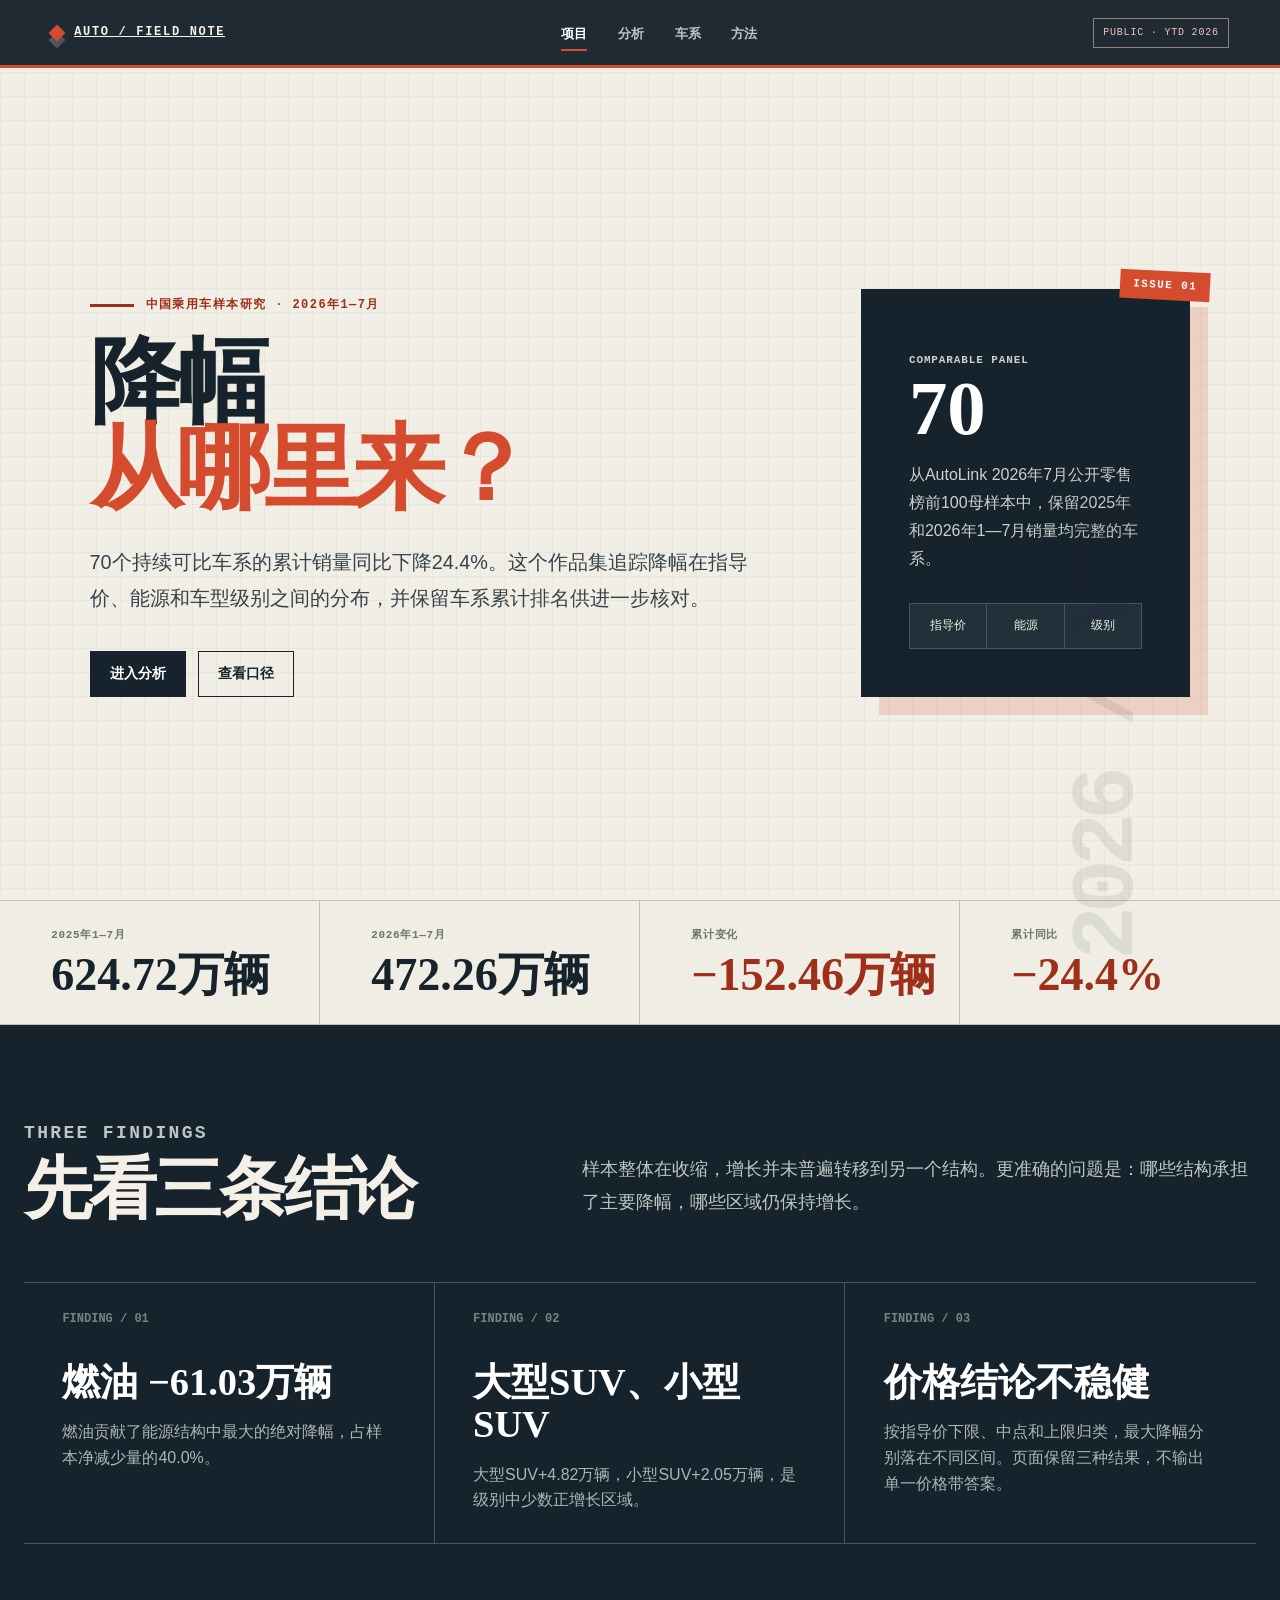
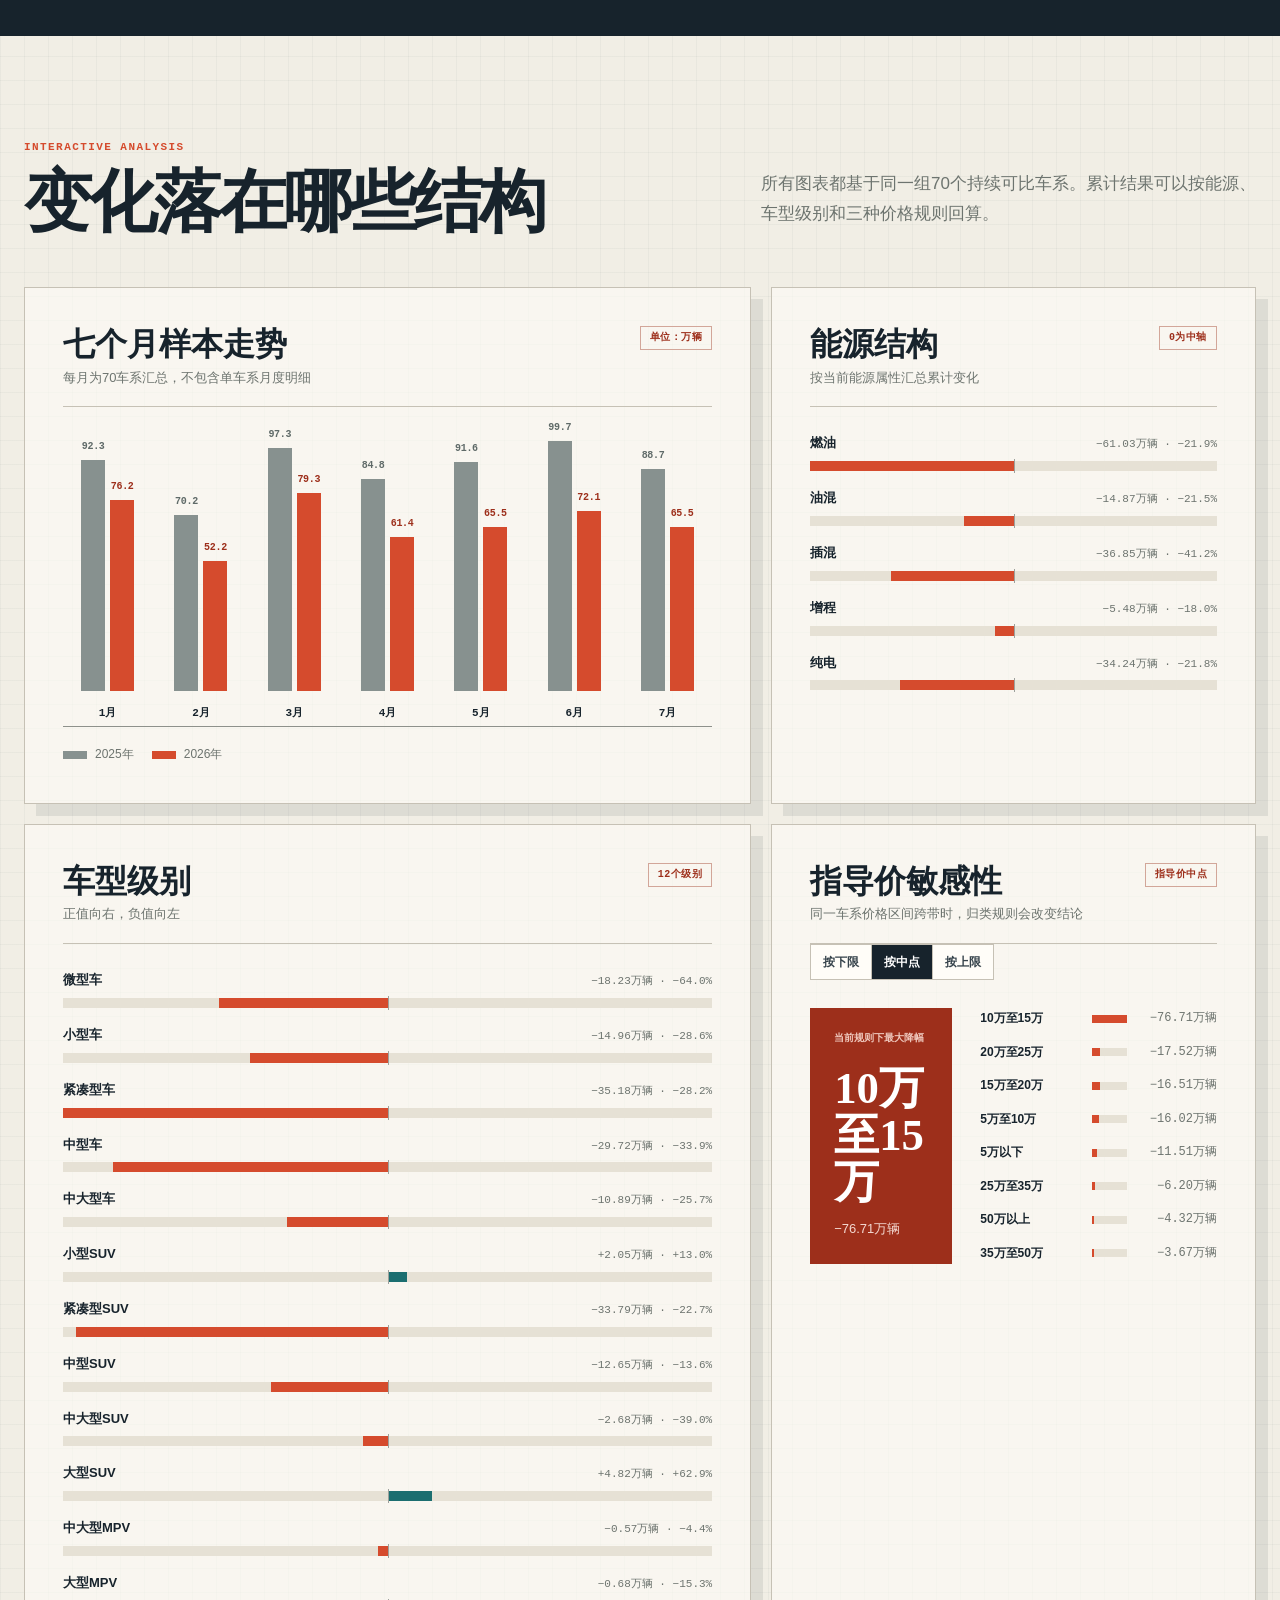
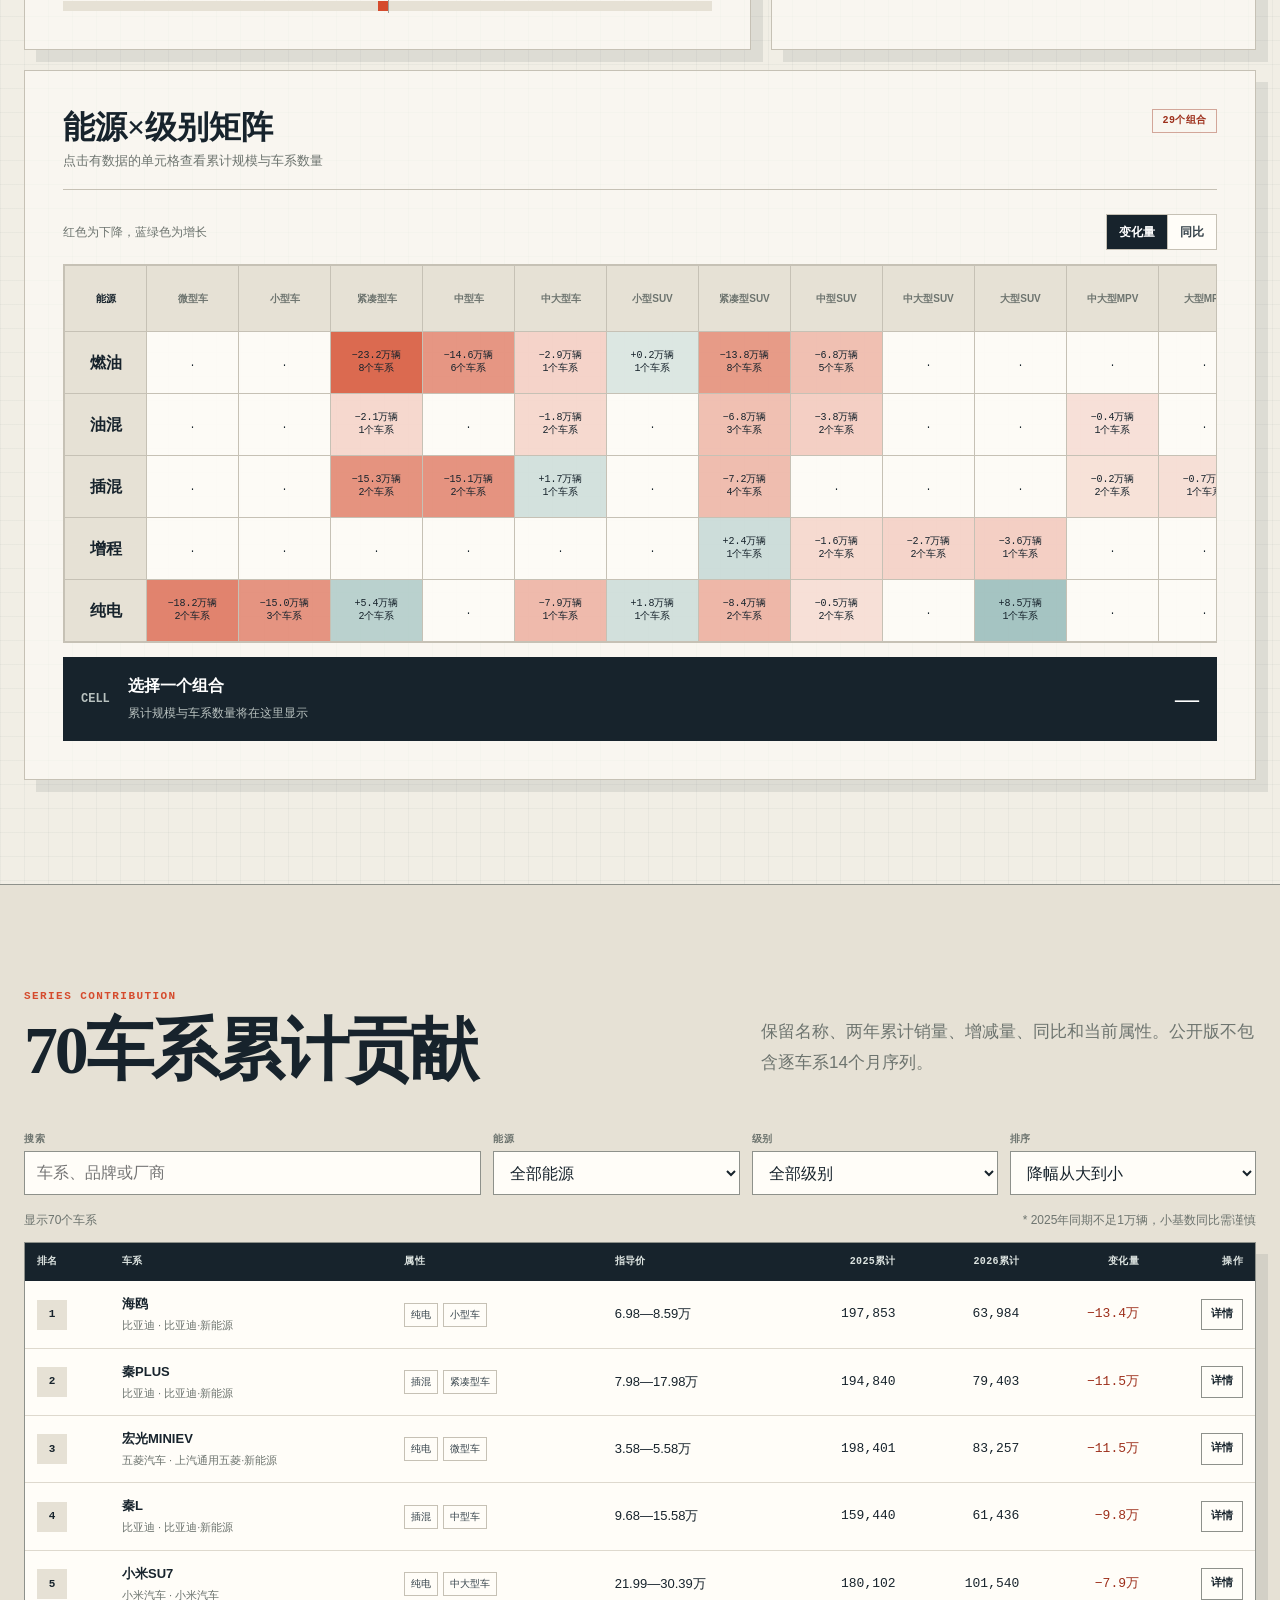
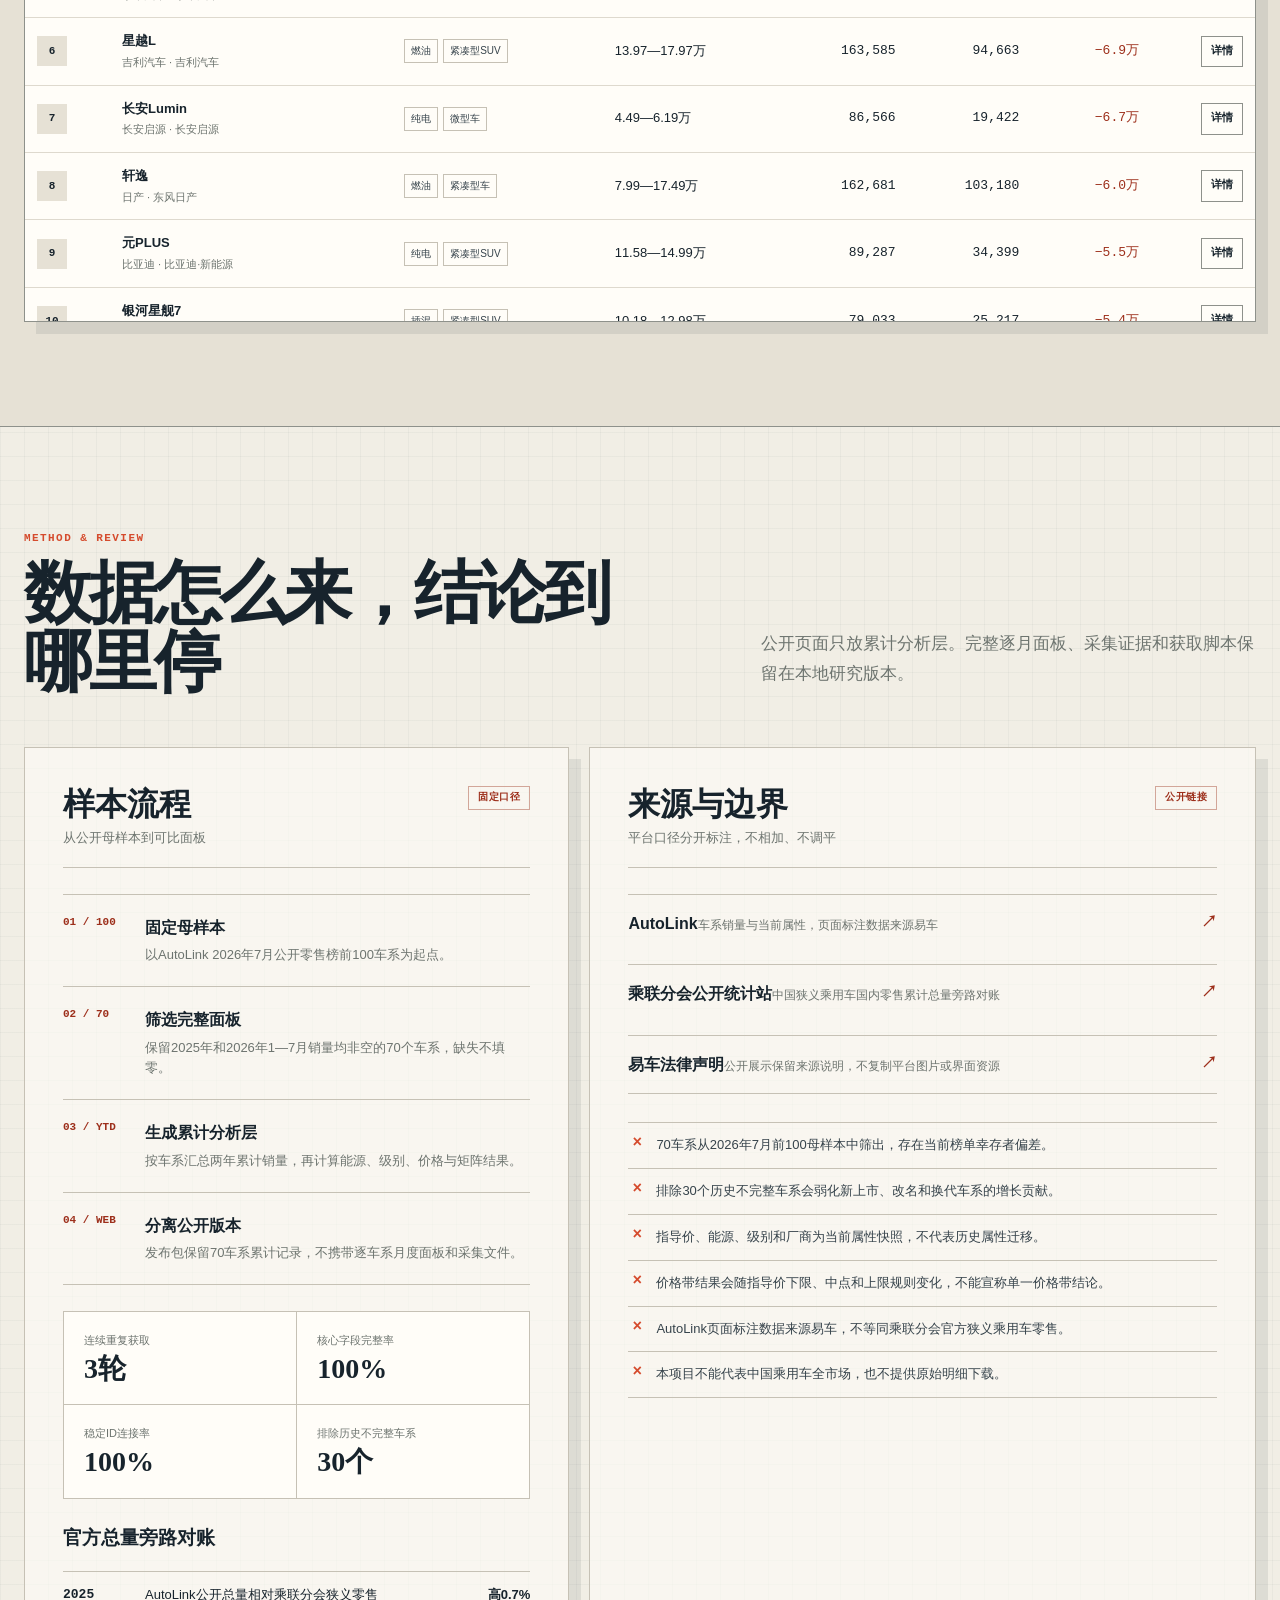
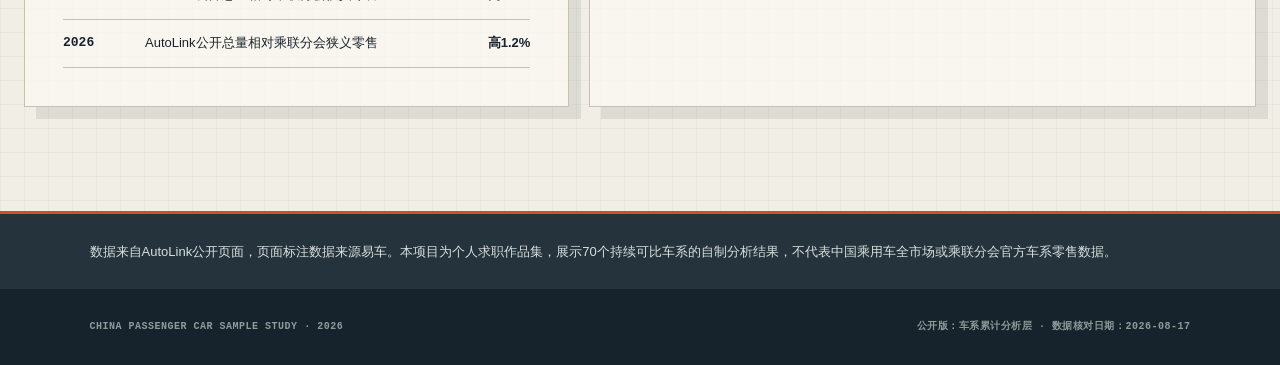
<file: index.html>
<!doctype html>
<html lang="zh-CN">
<head>
  <meta charset="utf-8">
  <meta name="viewport" content="width=device-width, initial-scale=1">
  <meta name="description" content="70个持续可比车系的2026年1—7月累计同比分析，观察价格、能源与车型级别中的销量变化。">
  <meta name="theme-color" content="#17232c">
  <meta property="og:type" content="website">
  <meta property="og:title" content="降幅从哪里来？｜中国乘用车样本分析">
  <meta property="og:description" content="70个持续可比车系的价格、能源与级别变化">
  <meta property="og:url" content="https://liushizhong201-code.github.io/china-auto-insight/">
  <meta property="og:image" content="https://liushizhong201-code.github.io/china-auto-insight/og.png">
  <meta property="og:image:width" content="1730">
  <meta property="og:image:height" content="909">
  <meta property="og:image:alt" content="降幅从哪里来？中国乘用车样本分析封面">
  <meta name="twitter:card" content="summary_large_image">
  <meta name="twitter:title" content="降幅从哪里来？｜中国乘用车样本分析">
  <meta name="twitter:description" content="70个持续可比车系的价格、能源与级别变化">
  <meta name="twitter:image" content="https://liushizhong201-code.github.io/china-auto-insight/og.png">
  <title>降幅从哪里来？｜中国乘用车样本分析</title>
  <link rel="stylesheet" href="./styles.css">
</head>
<body>
  <a class="skip-link" href="#main">跳到主要内容</a>

  <header class="site-header">
    <a class="brand" href="#story" aria-label="返回项目首页">
      <span class="brand-mark" aria-hidden="true"></span>
      <span>AUTO / FIELD NOTE</span>
    </a>
    <nav class="site-nav" aria-label="主导航">
      <a class="active" href="#story">项目</a>
      <a href="#analysis">分析</a>
      <a href="#series">车系</a>
      <a href="#method">方法</a>
    </nav>
    <span class="header-scope">PUBLIC · YTD 2026</span>
  </header>

  <main id="main">
    <section class="hero" id="story">
      <div>
        <p class="eyebrow">中国乘用车样本研究 · 2026年1—7月</p>
        <h1>降幅<span>从哪里来？</span></h1>
        <p class="lede">70个持续可比车系的累计销量同比下降24.4%。这个作品集追踪降幅在指导价、能源和车型级别之间的分布，并保留车系累计排名供进一步核对。</p>
        <div class="hero-actions">
          <a class="button primary" href="#analysis">进入分析</a>
          <a class="button secondary" href="#method">查看口径</a>
        </div>
      </div>
      <aside class="hero-card" aria-label="研究范围">
        <p class="hero-card-label">COMPARABLE PANEL</p>
        <strong>70</strong>
        <p>从AutoLink 2026年7月公开零售榜前100母样本中，保留2025年和2026年1—7月销量均完整的车系。</p>
        <div class="scope-axis" aria-label="分析维度">
          <div>指导价</div>
          <div>能源</div>
          <div>级别</div>
        </div>
      </aside>
    </section>

    <section class="kpi-strip" aria-label="核心指标">
      <div class="kpi">
        <span class="kpi-label">2025年1—7月</span>
        <strong class="kpi-value" id="kpi-2025">—</strong>
      </div>
      <div class="kpi">
        <span class="kpi-label">2026年1—7月</span>
        <strong class="kpi-value" id="kpi-2026">—</strong>
      </div>
      <div class="kpi">
        <span class="kpi-label">累计变化</span>
        <strong class="kpi-value negative" id="kpi-delta">—</strong>
      </div>
      <div class="kpi">
        <span class="kpi-label">累计同比</span>
        <strong class="kpi-value negative" id="kpi-yoy">—</strong>
      </div>
    </section>

    <section class="story-band" aria-labelledby="finding-title">
      <div class="story-inner reveal">
        <div class="story-head">
          <div>
            <p class="section-kicker">Three findings</p>
            <h2 id="finding-title">先看三条结论</h2>
          </div>
          <p>样本整体在收缩，增长并未普遍转移到另一个结构。更准确的问题是：哪些结构承担了主要降幅，哪些区域仍保持增长。</p>
        </div>
        <div class="finding-grid">
          <article class="finding">
            <span class="finding-index">FINDING / 01</span>
            <strong id="finding-energy-value">—</strong>
            <p id="finding-energy-copy">—</p>
          </article>
          <article class="finding">
            <span class="finding-index">FINDING / 02</span>
            <strong id="finding-level-value">—</strong>
            <p id="finding-level-copy">—</p>
          </article>
          <article class="finding">
            <span class="finding-index">FINDING / 03</span>
            <strong>价格结论不稳健</strong>
            <p>按指导价下限、中点和上限归类，最大降幅分别落在不同区间。页面保留三种结果，不输出单一价格带答案。</p>
          </article>
        </div>
      </div>
    </section>

    <section class="section" id="analysis" aria-labelledby="analysis-title">
      <div class="section-head reveal">
        <div>
          <p class="section-kicker">Interactive analysis</p>
          <h2 id="analysis-title">变化落在哪些结构</h2>
        </div>
        <p>所有图表都基于同一组70个持续可比车系。累计结果可以按能源、车型级别和三种价格规则回算。</p>
      </div>

      <div class="analysis-grid">
        <article class="panel reveal">
          <div class="panel-head">
            <div>
              <h3>七个月样本走势</h3>
              <p>每月为70车系汇总，不包含单车系月度明细</p>
            </div>
            <span class="metric-chip">单位：万辆</span>
          </div>
          <div class="period-chart" id="period-chart" aria-label="2025年与2026年1至7月样本销量对比图"></div>
          <div class="chart-legend" aria-label="图例">
            <span class="legend-item"><i class="legend-swatch base"></i>2025年</span>
            <span class="legend-item"><i class="legend-swatch current"></i>2026年</span>
          </div>
        </article>

        <article class="panel reveal">
          <div class="panel-head">
            <div>
              <h3>能源结构</h3>
              <p>按当前能源属性汇总累计变化</p>
            </div>
            <span class="metric-chip">0为中轴</span>
          </div>
          <div class="bar-list" id="energy-bars"></div>
        </article>

        <article class="panel reveal">
          <div class="panel-head">
            <div>
              <h3>车型级别</h3>
              <p>正值向右，负值向左</p>
            </div>
            <span class="metric-chip">12个级别</span>
          </div>
          <div class="bar-list" id="level-bars"></div>
        </article>

        <article class="panel reveal">
          <div class="panel-head">
            <div>
              <h3>指导价敏感性</h3>
              <p>同一车系价格区间跨带时，归类规则会改变结论</p>
            </div>
            <span class="metric-chip" id="price-rule-label">指导价中点</span>
          </div>
          <div class="toggle-group" aria-label="价格归类规则">
            <button class="toggle-button" type="button" data-price-rule="lower" aria-pressed="false">按下限</button>
            <button class="toggle-button" type="button" data-price-rule="midpoint" aria-pressed="true">按中点</button>
            <button class="toggle-button" type="button" data-price-rule="upper" aria-pressed="false">按上限</button>
          </div>
          <div class="price-summary">
            <div class="price-callout">
              <small>当前规则下最大降幅</small>
              <strong id="price-callout-band">—</strong>
              <p id="price-callout-value">—</p>
            </div>
            <div class="price-list" id="price-list"></div>
          </div>
        </article>

        <article class="panel span-all reveal">
          <div class="panel-head">
            <div>
              <h3>能源×级别矩阵</h3>
              <p>点击有数据的单元格查看累计规模与车系数量</p>
            </div>
            <span class="metric-chip">29个组合</span>
          </div>
          <div class="matrix-toolbar">
            <p class="matrix-note">红色为下降，蓝绿色为增长</p>
            <div class="toggle-group" aria-label="矩阵指标">
              <button class="toggle-button" type="button" data-matrix-metric="delta" aria-pressed="true">变化量</button>
              <button class="toggle-button" type="button" data-matrix-metric="yoy_rate" aria-pressed="false">同比</button>
            </div>
          </div>
          <div class="matrix-scroll" tabindex="0" aria-label="能源与级别矩阵，可横向滚动">
            <table class="matrix-table" id="matrix-table"></table>
          </div>
          <div class="matrix-detail" aria-live="polite">
            <span class="matrix-detail-index">CELL</span>
            <div>
              <strong id="matrix-detail-title">选择一个组合</strong>
              <span id="matrix-detail-copy">累计规模与车系数量将在这里显示</span>
            </div>
            <strong class="matrix-detail-value" id="matrix-detail-value">—</strong>
          </div>
        </article>
      </div>
    </section>

    <section class="series-section" id="series" aria-labelledby="series-title">
      <div class="series-inner">
        <div class="section-head reveal">
          <div>
            <p class="section-kicker">Series contribution</p>
            <h2 id="series-title">70车系累计贡献</h2>
          </div>
          <p>保留名称、两年累计销量、增减量、同比和当前属性。公开版不包含逐车系14个月序列。</p>
        </div>

        <div class="series-toolbar reveal">
          <div class="field">
            <label for="series-query">搜索</label>
            <input id="series-query" type="search" placeholder="车系、品牌或厂商" autocomplete="off">
          </div>
          <div class="field">
            <label for="series-energy">能源</label>
            <select id="series-energy"></select>
          </div>
          <div class="field">
            <label for="series-level">级别</label>
            <select id="series-level"></select>
          </div>
          <div class="field">
            <label for="series-sort">排序</label>
            <select id="series-sort">
              <option value="delta_asc">降幅从大到小</option>
              <option value="delta_desc">增量从大到小</option>
              <option value="ytd_2026_desc">2026年累计销量</option>
              <option value="yoy_desc">同比从高到低</option>
            </select>
          </div>
        </div>
        <div class="series-summary">
          <span id="series-count">显示70个车系</span>
          <span>* 2025年同期不足1万辆，小基数同比需谨慎</span>
        </div>
        <div class="table-shell reveal">
          <table class="series-table">
            <thead>
              <tr>
                <th>排名</th>
                <th>车系</th>
                <th>属性</th>
                <th>指导价</th>
                <th class="num">2025累计</th>
                <th class="num">2026累计</th>
                <th class="num">变化量</th>
                <th class="num">操作</th>
              </tr>
            </thead>
            <tbody id="series-body"></tbody>
          </table>
        </div>
      </div>
    </section>

    <section class="section" id="method" aria-labelledby="method-title">
      <div class="section-head reveal">
        <div>
          <p class="section-kicker">Method & review</p>
          <h2 id="method-title">数据怎么来，结论到哪里停</h2>
        </div>
        <p>公开页面只放累计分析层。完整逐月面板、采集证据和获取脚本保留在本地研究版本。</p>
      </div>

      <div class="method-grid">
        <article class="panel reveal">
          <div class="panel-head">
            <div>
              <h3>样本流程</h3>
              <p>从公开母样本到可比面板</p>
            </div>
            <span class="metric-chip">固定口径</span>
          </div>
          <div class="pipeline">
            <div class="pipeline-step">
              <span>01 / 100</span>
              <div><strong>固定母样本</strong><p>以AutoLink 2026年7月公开零售榜前100车系为起点。</p></div>
            </div>
            <div class="pipeline-step">
              <span>02 / 70</span>
              <div><strong>筛选完整面板</strong><p>保留2025年和2026年1—7月销量均非空的70个车系，缺失不填零。</p></div>
            </div>
            <div class="pipeline-step">
              <span>03 / YTD</span>
              <div><strong>生成累计分析层</strong><p>按车系汇总两年累计销量，再计算能源、级别、价格与矩阵结果。</p></div>
            </div>
            <div class="pipeline-step">
              <span>04 / WEB</span>
              <div><strong>分离公开版本</strong><p>发布包保留70车系累计记录，不携带逐车系月度面板和采集文件。</p></div>
            </div>
          </div>

          <div class="quality-grid" aria-label="质量指标">
            <div class="quality-item"><span>连续重复获取</span><strong id="quality-runs">—</strong></div>
            <div class="quality-item"><span>核心字段完整率</span><strong id="quality-completeness">—</strong></div>
            <div class="quality-item"><span>稳定ID连接率</span><strong id="quality-match">—</strong></div>
            <div class="quality-item"><span>排除历史不完整车系</span><strong id="quality-excluded">—</strong></div>
          </div>

          <div class="comparison">
            <h3>官方总量旁路对账</h3>
            <div id="comparison-list"></div>
          </div>
        </article>

        <article class="panel reveal">
          <div class="panel-head">
            <div>
              <h3>来源与边界</h3>
              <p>平台口径分开标注，不相加、不调平</p>
            </div>
            <span class="metric-chip">公开链接</span>
          </div>

          <div class="source-list">
            <a class="source-link" href="https://autolink.sae-china.org/" target="_blank" rel="noopener noreferrer">
              <div><strong>AutoLink</strong><span>车系销量与当前属性，页面标注数据来源易车</span></div><b>↗</b>
            </a>
            <a class="source-link" href="https://data.cpcadata.com/" target="_blank" rel="noopener noreferrer">
              <div><strong>乘联分会公开统计站</strong><span>中国狭义乘用车国内零售累计总量旁路对账</span></div><b>↗</b>
            </a>
            <a class="source-link" href="https://corp.yiche.com/legal-notices/" target="_blank" rel="noopener noreferrer">
              <div><strong>易车法律声明</strong><span>公开展示保留来源说明，不复制平台图片或界面资源</span></div><b>↗</b>
            </a>
          </div>

          <ul class="limitations">
            <li>70车系从2026年7月前100母样本中筛出，存在当前榜单幸存者偏差。</li>
            <li>排除30个历史不完整车系会弱化新上市、改名和换代车系的增长贡献。</li>
            <li>指导价、能源、级别和厂商为当前属性快照，不代表历史属性迁移。</li>
            <li>价格带结果会随指导价下限、中点和上限规则变化，不能宣称单一价格带结论。</li>
            <li>AutoLink页面标注数据来源易车，不等同乘联分会官方狭义乘用车零售。</li>
            <li>本项目不能代表中国乘用车全市场，也不提供原始明细下载。</li>
          </ul>
        </article>
      </div>
    </section>

    <aside class="disclosure" aria-label="数据声明">
      <p>数据来自AutoLink公开页面，页面标注数据来源易车。本项目为个人求职作品集，展示70个持续可比车系的自制分析结果，不代表中国乘用车全市场或乘联分会官方车系零售数据。</p>
    </aside>
  </main>

  <footer class="site-footer">
    <span>CHINA PASSENGER CAR SAMPLE STUDY · 2026</span>
    <span>公开版：车系累计分析层 · 数据核对日期：2026-08-17</span>
  </footer>

  <dialog id="series-dialog" aria-labelledby="dialog-title">
    <div class="dialog-head">
      <h3 id="dialog-title">车系详情</h3>
      <button class="dialog-close" id="dialog-close" type="button" aria-label="关闭">×</button>
    </div>
    <div class="dialog-body">
      <p class="dialog-subtitle" id="dialog-subtitle"></p>
      <div class="dialog-metrics">
        <div class="dialog-metric"><span>当前指导价</span><strong id="dialog-price">—</strong></div>
        <div class="dialog-metric"><span>2025年1—7月</span><strong id="dialog-2025">—</strong></div>
        <div class="dialog-metric"><span>2026年1—7月</span><strong id="dialog-2026">—</strong></div>
        <div class="dialog-metric"><span>累计变化</span><strong id="dialog-delta">—</strong></div>
        <div class="dialog-metric"><span>累计同比</span><strong id="dialog-yoy">—</strong></div>
      </div>
      <p class="dialog-note" id="dialog-rank-copy"></p>
      <p class="dialog-note">公开版只显示累计结果。逐车系月度序列保留在本地研究版本。</p>
    </div>
  </dialog>

  <script src="./public-data.js"></script>
  <script src="./app.js"></script>
</body>
</html>
</file>
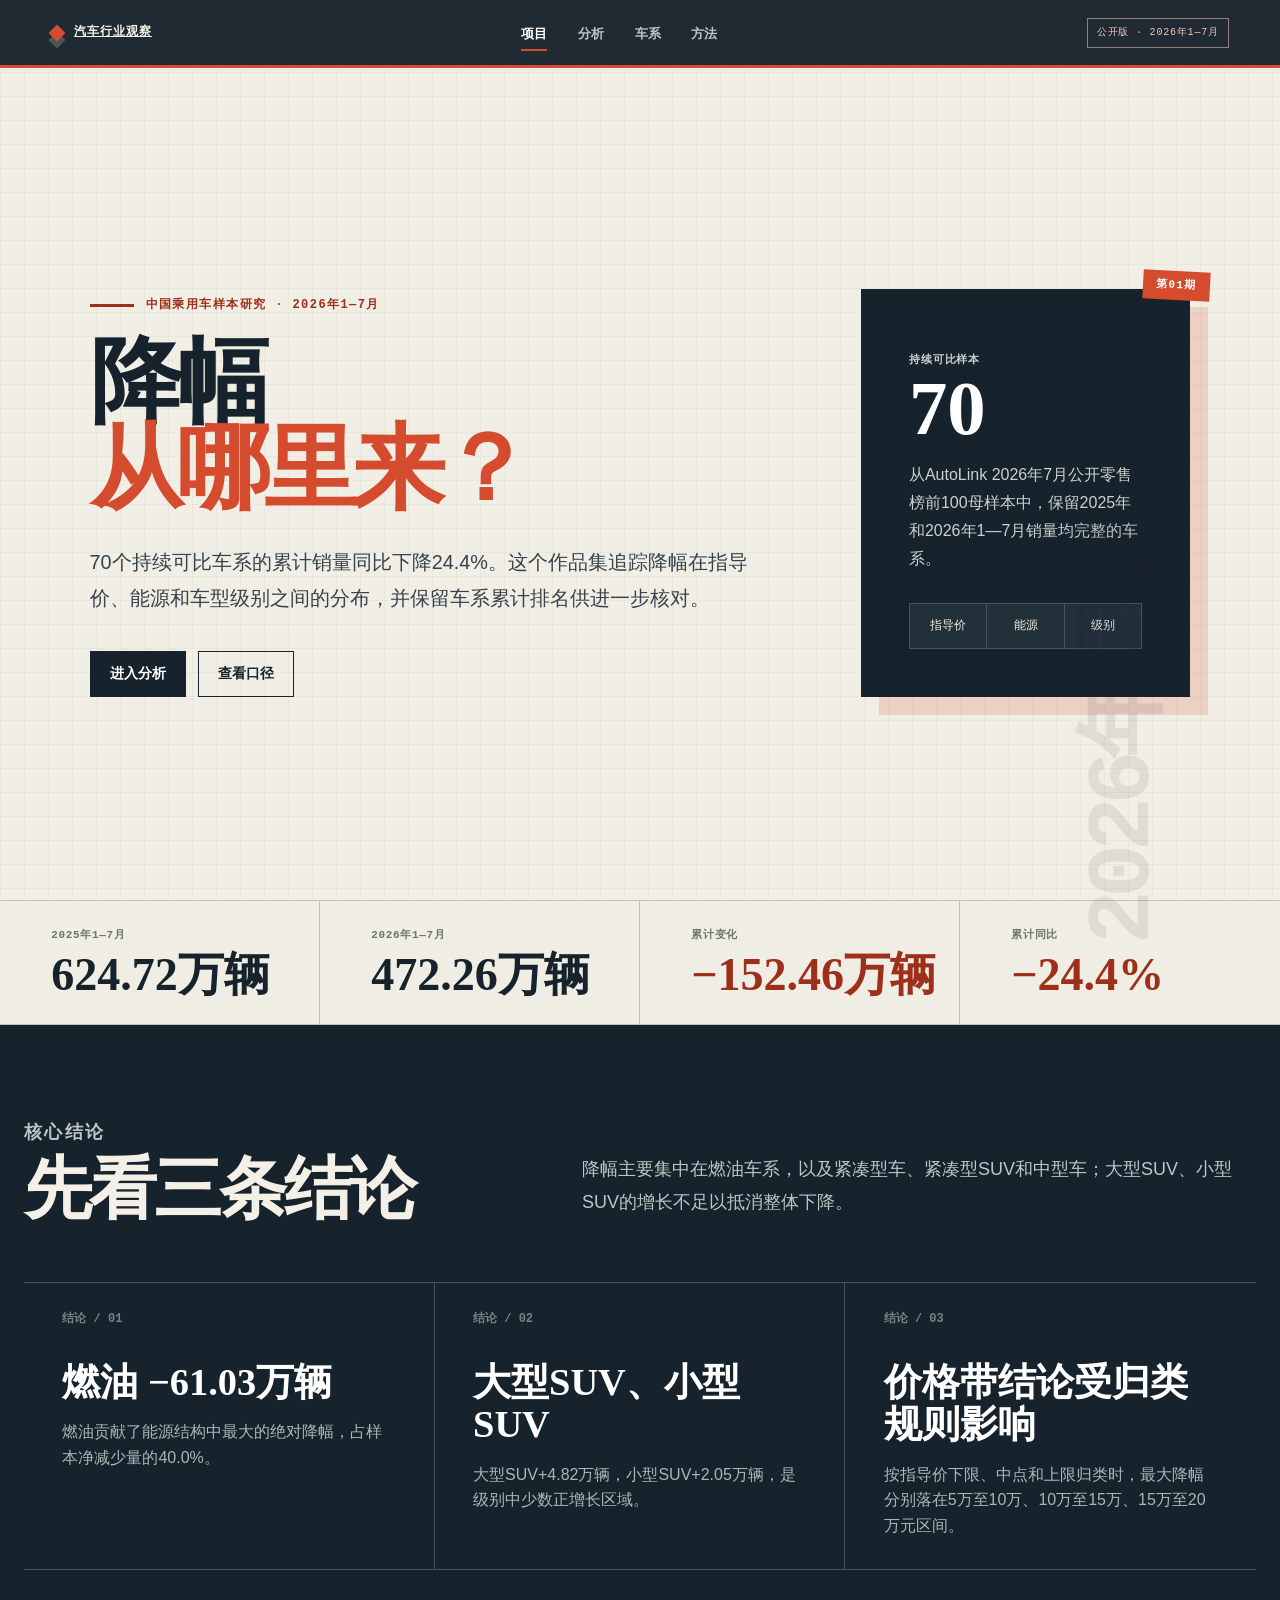
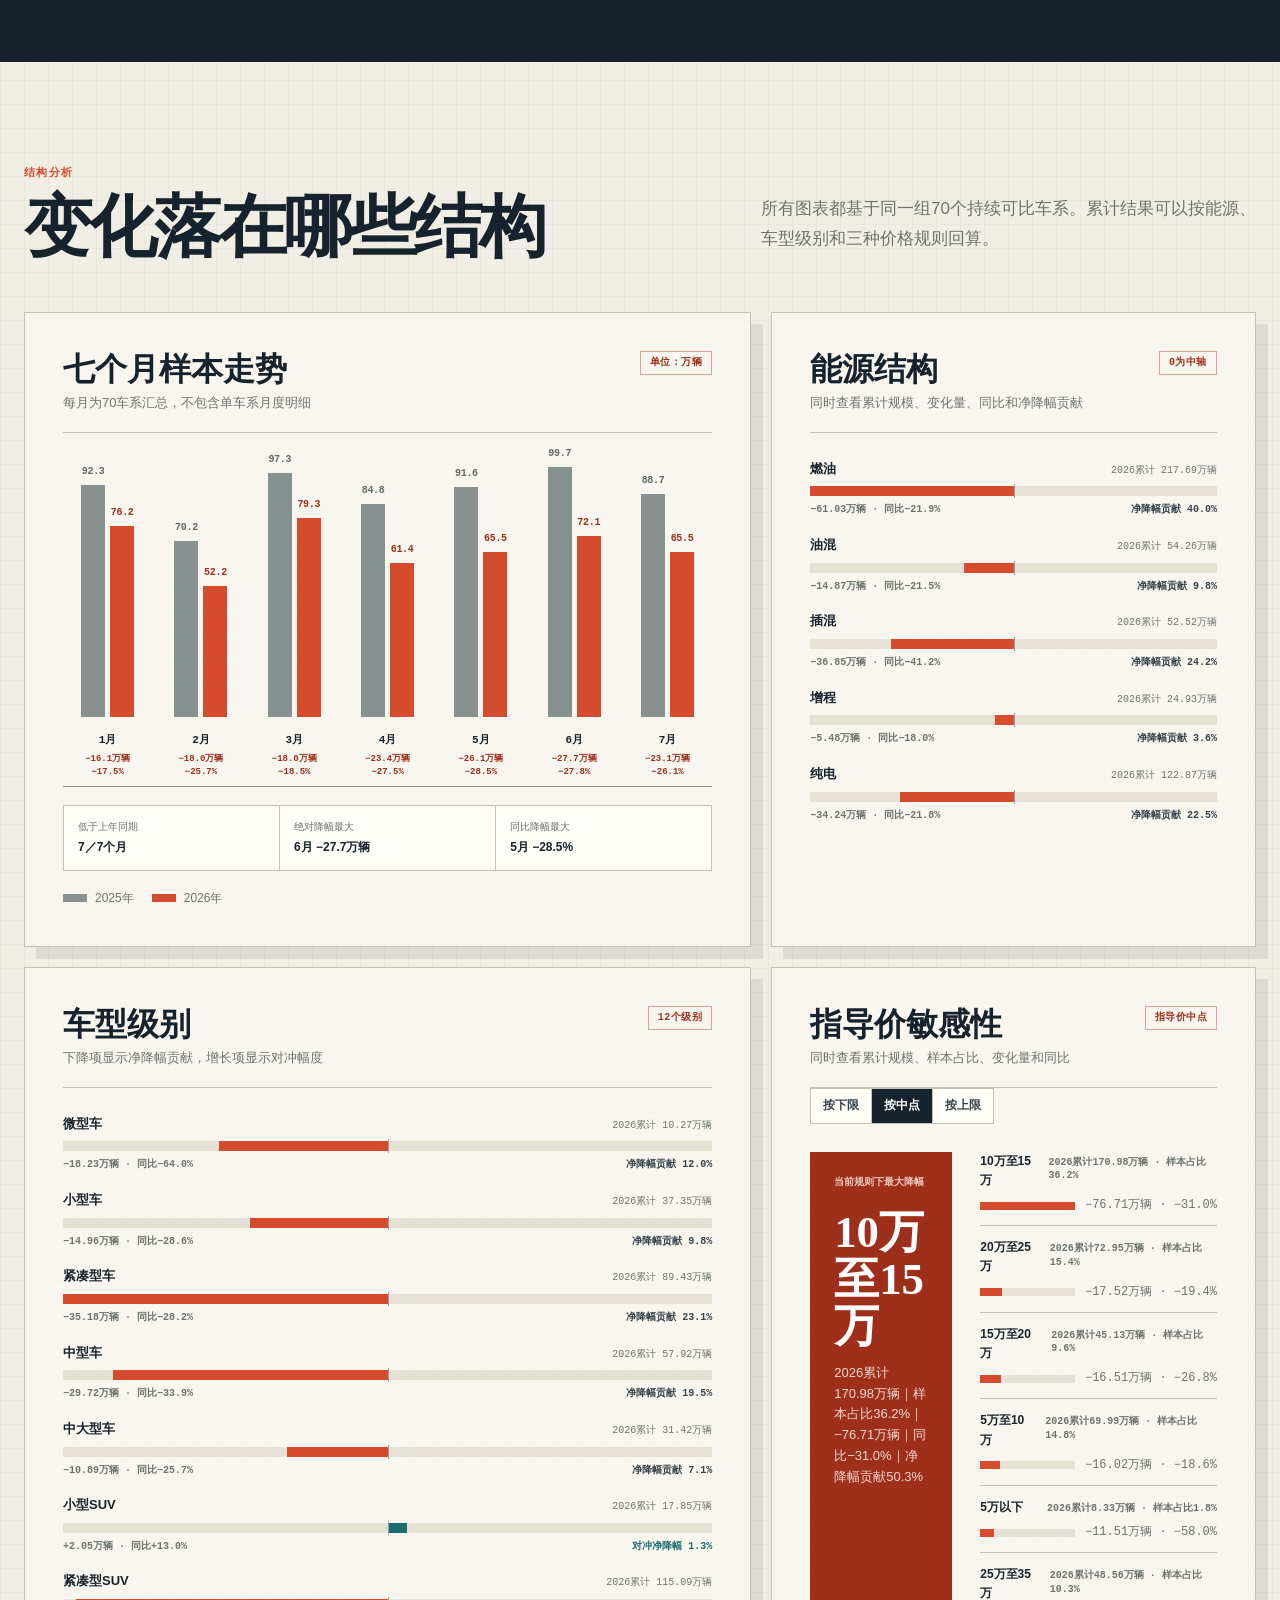
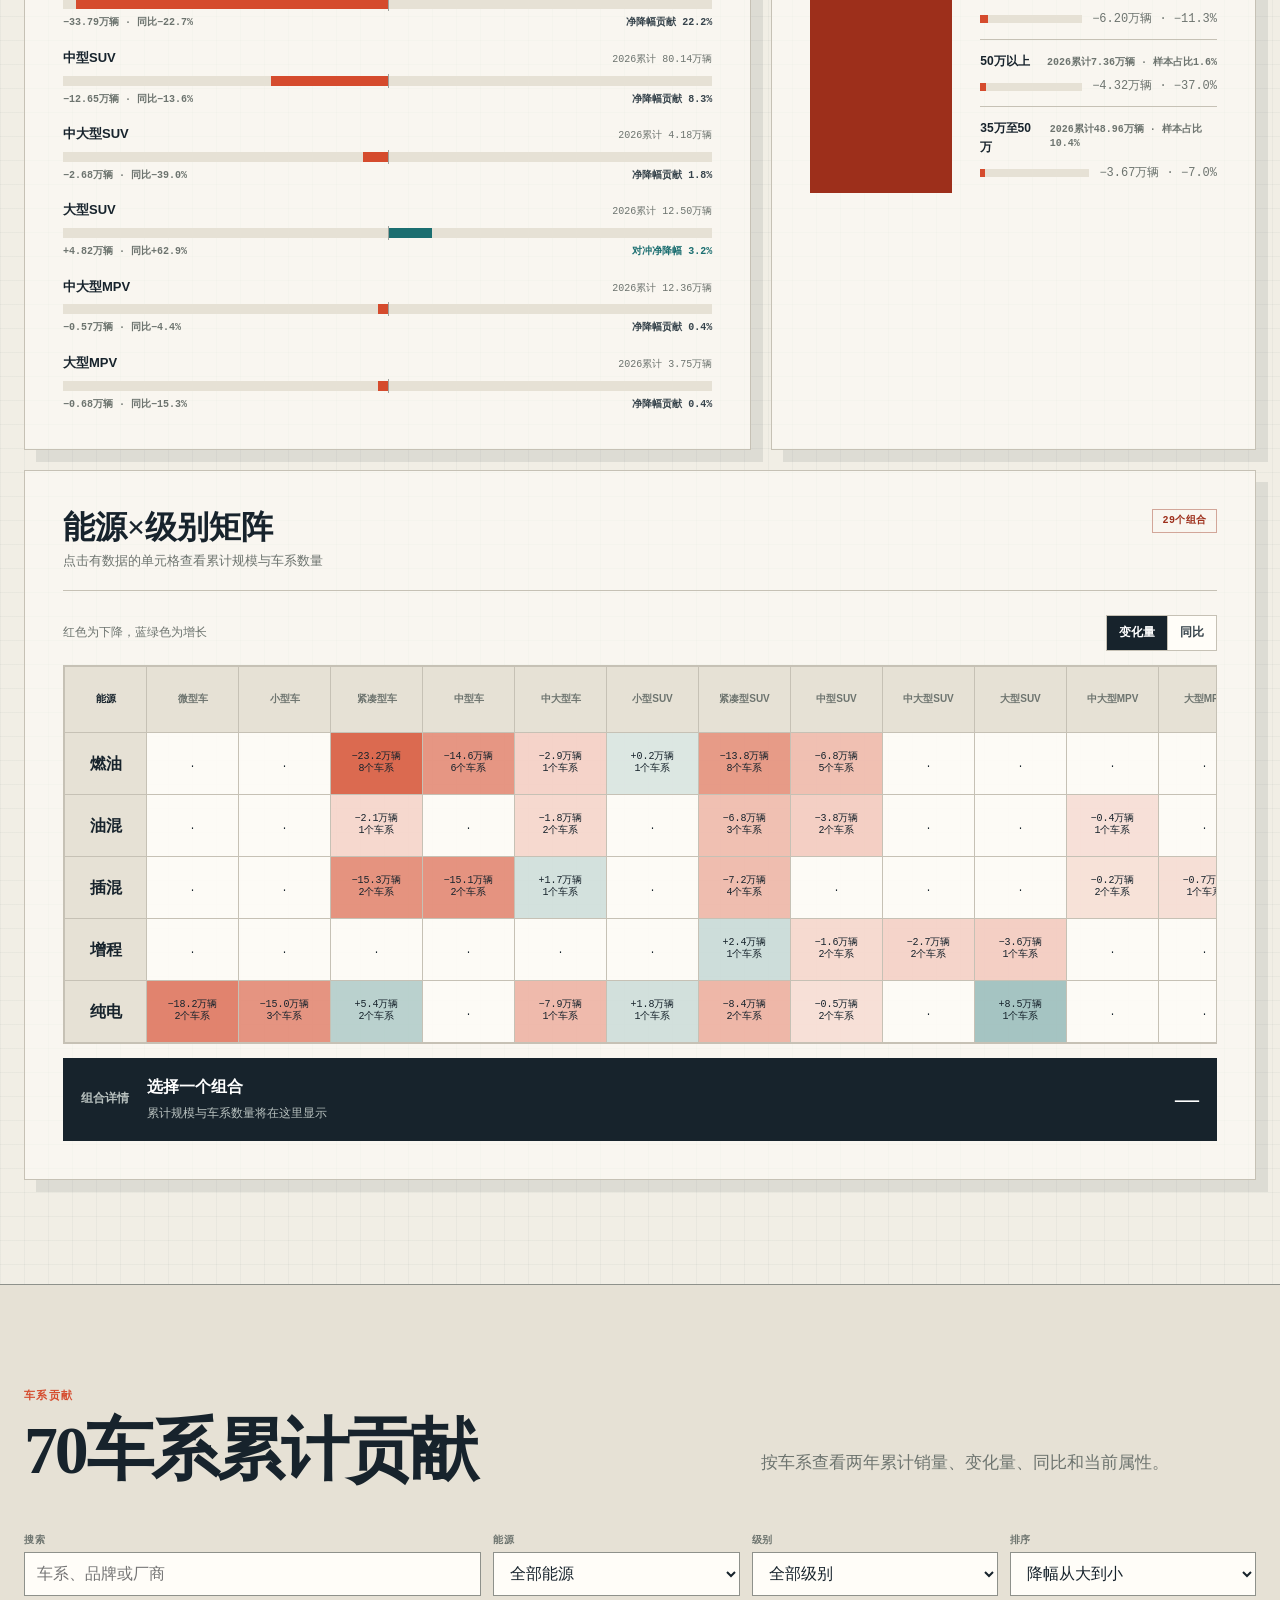
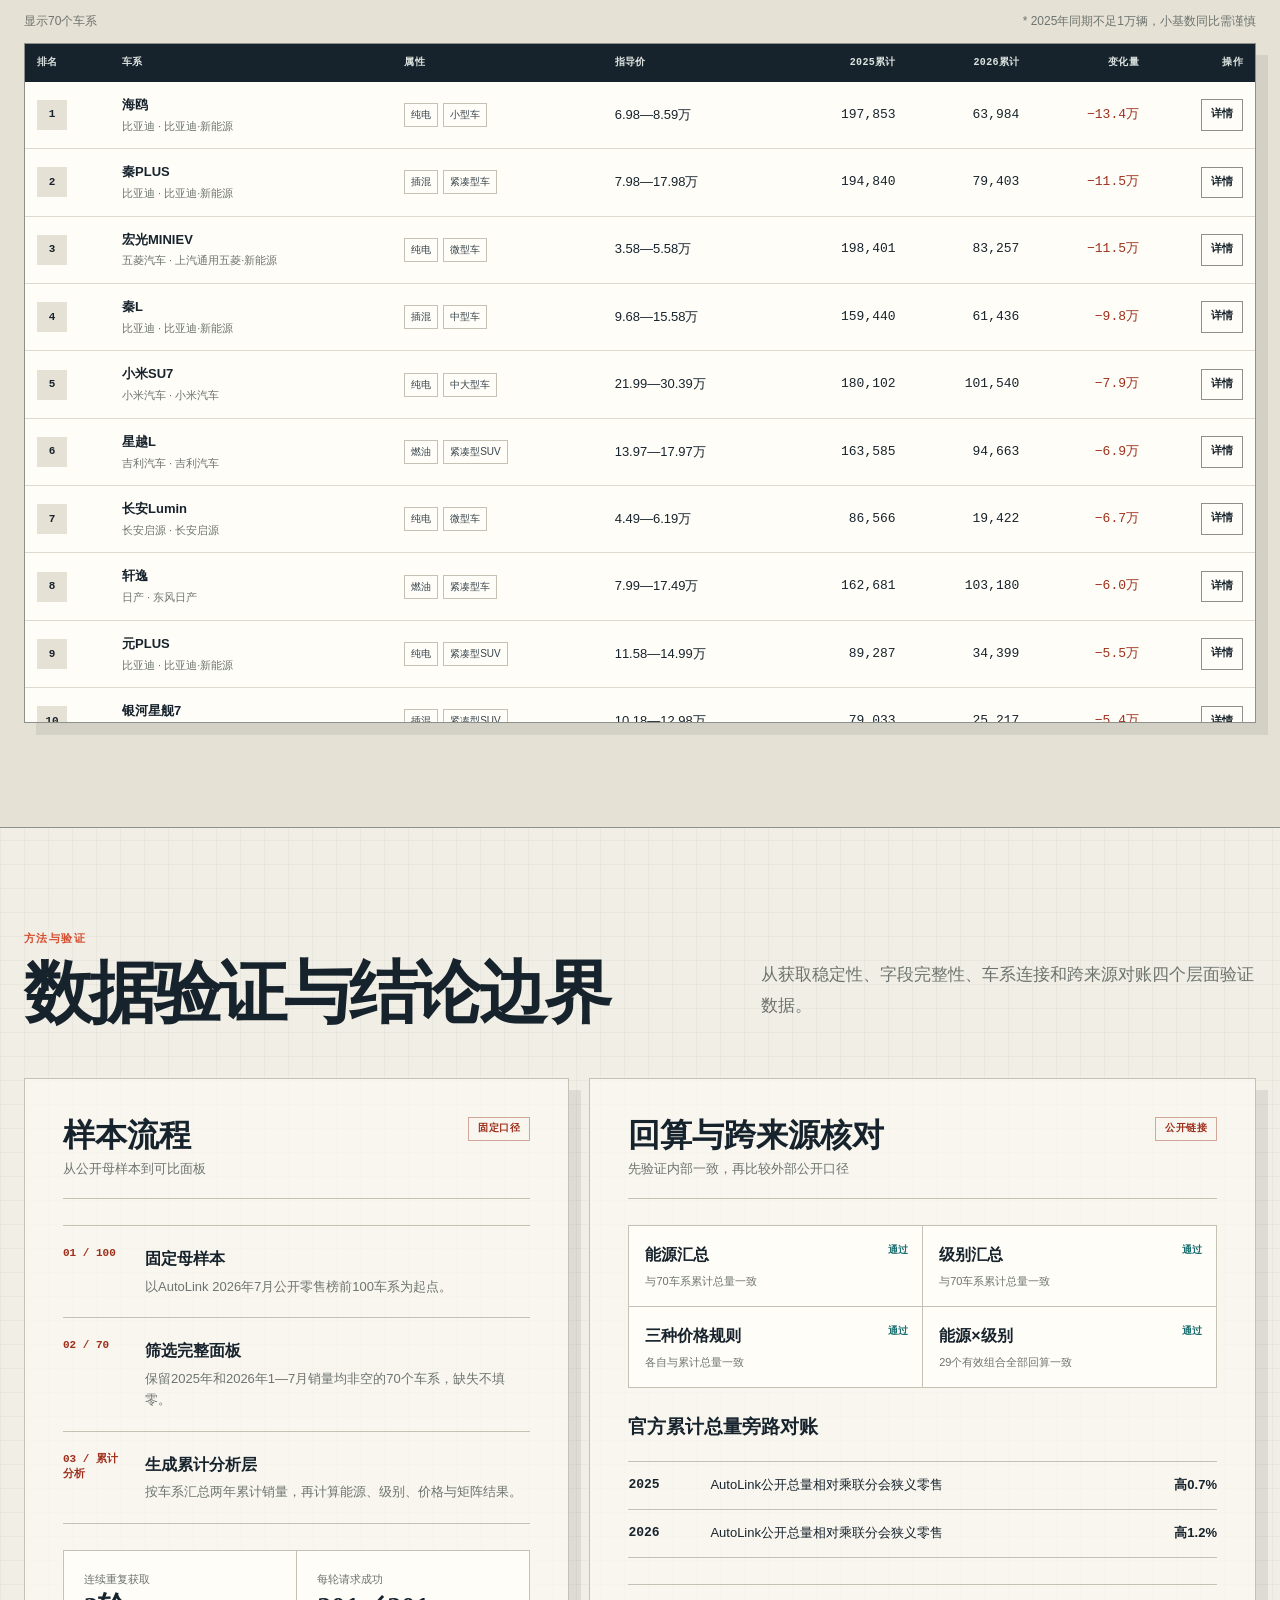
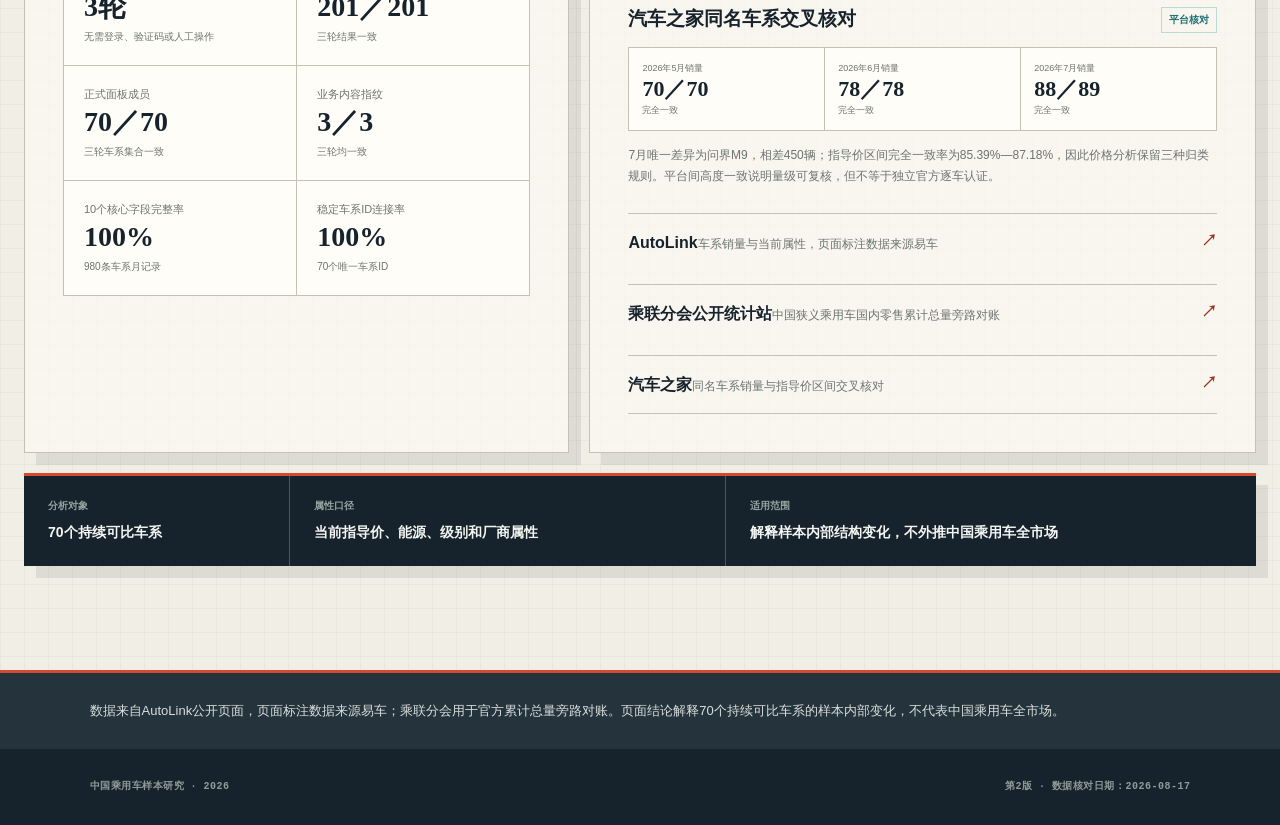
<file: v2/index.html>
<!doctype html>
<html lang="zh-CN">
<head>
  <meta charset="utf-8">
  <meta name="viewport" content="width=device-width, initial-scale=1">
  <meta name="description" content="70个持续可比车系的2026年1—7月累计同比分析，观察价格、能源与车型级别中的销量变化。">
  <meta name="theme-color" content="#17232c">
  <meta property="og:type" content="website">
  <meta property="og:title" content="降幅从哪里来？｜中国乘用车样本分析">
  <meta property="og:description" content="70个持续可比车系的价格、能源与级别变化">
  <meta property="og:url" content="https://liushizhong201-code.github.io/china-auto-insight/v2/">
  <meta property="og:image" content="https://liushizhong201-code.github.io/china-auto-insight/v2/og.png">
  <meta property="og:image:width" content="1730">
  <meta property="og:image:height" content="909">
  <meta property="og:image:alt" content="降幅从哪里来？中国乘用车样本分析封面">
  <meta name="twitter:card" content="summary_large_image">
  <meta name="twitter:title" content="降幅从哪里来？｜中国乘用车样本分析">
  <meta name="twitter:description" content="70个持续可比车系的价格、能源与级别变化">
  <meta name="twitter:image" content="https://liushizhong201-code.github.io/china-auto-insight/v2/og.png">
  <title>降幅从哪里来？｜中国乘用车样本分析</title>
  <link rel="stylesheet" href="./styles.css">
</head>
<body>
  <a class="skip-link" href="#main">跳到主要内容</a>

  <header class="site-header">
    <a class="brand" href="#story" aria-label="返回项目首页">
      <span class="brand-mark" aria-hidden="true"></span>
      <span>汽车行业观察</span>
    </a>
    <nav class="site-nav" aria-label="主导航">
      <a class="active" href="#story">项目</a>
      <a href="#analysis">分析</a>
      <a href="#series">车系</a>
      <a href="#method">方法</a>
    </nav>
    <span class="header-scope">公开版 · 2026年1—7月</span>
  </header>

  <main id="main">
    <section class="hero" id="story">
      <div>
        <p class="eyebrow">中国乘用车样本研究 · 2026年1—7月</p>
        <h1>降幅<span>从哪里来？</span></h1>
        <p class="lede">70个持续可比车系的累计销量同比下降24.4%。这个作品集追踪降幅在指导价、能源和车型级别之间的分布，并保留车系累计排名供进一步核对。</p>
        <div class="hero-actions">
          <a class="button primary" href="#analysis">进入分析</a>
          <a class="button secondary" href="#method">查看口径</a>
        </div>
      </div>
      <aside class="hero-card" aria-label="研究范围">
        <p class="hero-card-label">持续可比样本</p>
        <strong>70</strong>
        <p>从AutoLink 2026年7月公开零售榜前100母样本中，保留2025年和2026年1—7月销量均完整的车系。</p>
        <div class="scope-axis" aria-label="分析维度">
          <div>指导价</div>
          <div>能源</div>
          <div>级别</div>
        </div>
      </aside>
    </section>

    <section class="kpi-strip" aria-label="核心指标">
      <div class="kpi">
        <span class="kpi-label">2025年1—7月</span>
        <strong class="kpi-value" id="kpi-2025">—</strong>
      </div>
      <div class="kpi">
        <span class="kpi-label">2026年1—7月</span>
        <strong class="kpi-value" id="kpi-2026">—</strong>
      </div>
      <div class="kpi">
        <span class="kpi-label">累计变化</span>
        <strong class="kpi-value negative" id="kpi-delta">—</strong>
      </div>
      <div class="kpi">
        <span class="kpi-label">累计同比</span>
        <strong class="kpi-value negative" id="kpi-yoy">—</strong>
      </div>
    </section>

    <section class="story-band" aria-labelledby="finding-title">
      <div class="story-inner reveal">
        <div class="story-head">
          <div>
            <p class="section-kicker">核心结论</p>
            <h2 id="finding-title">先看三条结论</h2>
          </div>
          <p>降幅主要集中在燃油车系，以及紧凑型车、紧凑型SUV和中型车；大型SUV、小型SUV的增长不足以抵消整体下降。</p>
        </div>
        <div class="finding-grid">
          <article class="finding">
            <span class="finding-index">结论 / 01</span>
            <strong id="finding-energy-value">—</strong>
            <p id="finding-energy-copy">—</p>
          </article>
          <article class="finding">
            <span class="finding-index">结论 / 02</span>
            <strong id="finding-level-value">—</strong>
            <p id="finding-level-copy">—</p>
          </article>
          <article class="finding">
            <span class="finding-index">结论 / 03</span>
            <strong>价格带结论受归类规则影响</strong>
            <p>按指导价下限、中点和上限归类时，最大降幅分别落在5万至10万、10万至15万、15万至20万元区间。</p>
          </article>
        </div>
      </div>
    </section>

    <section class="section" id="analysis" aria-labelledby="analysis-title">
      <div class="section-head reveal">
        <div>
          <p class="section-kicker">结构分析</p>
          <h2 id="analysis-title">变化落在哪些结构</h2>
        </div>
        <p>所有图表都基于同一组70个持续可比车系。累计结果可以按能源、车型级别和三种价格规则回算。</p>
      </div>

      <div class="analysis-grid">
        <article class="panel reveal">
          <div class="panel-head">
            <div>
              <h3>七个月样本走势</h3>
              <p>每月为70车系汇总，不包含单车系月度明细</p>
            </div>
            <span class="metric-chip">单位：万辆</span>
          </div>
          <div class="period-chart" id="period-chart" aria-label="2025年与2026年1至7月样本销量对比图"></div>
          <div class="chart-insight" id="period-insight" aria-label="月度走势摘要"></div>
          <div class="chart-legend" aria-label="图例">
            <span class="legend-item"><i class="legend-swatch base"></i>2025年</span>
            <span class="legend-item"><i class="legend-swatch current"></i>2026年</span>
          </div>
        </article>

        <article class="panel reveal">
          <div class="panel-head">
            <div>
              <h3>能源结构</h3>
              <p>同时查看累计规模、变化量、同比和净降幅贡献</p>
            </div>
            <span class="metric-chip">0为中轴</span>
          </div>
          <div class="bar-list" id="energy-bars"></div>
        </article>

        <article class="panel reveal">
          <div class="panel-head">
            <div>
              <h3>车型级别</h3>
              <p>下降项显示净降幅贡献，增长项显示对冲幅度</p>
            </div>
            <span class="metric-chip">12个级别</span>
          </div>
          <div class="bar-list" id="level-bars"></div>
        </article>

        <article class="panel reveal">
          <div class="panel-head">
            <div>
              <h3>指导价敏感性</h3>
              <p>同时查看累计规模、样本占比、变化量和同比</p>
            </div>
            <span class="metric-chip" id="price-rule-label">指导价中点</span>
          </div>
          <div class="toggle-group" aria-label="价格归类规则">
            <button class="toggle-button" type="button" data-price-rule="lower" aria-pressed="false">按下限</button>
            <button class="toggle-button" type="button" data-price-rule="midpoint" aria-pressed="true">按中点</button>
            <button class="toggle-button" type="button" data-price-rule="upper" aria-pressed="false">按上限</button>
          </div>
          <div class="price-summary">
            <div class="price-callout">
              <small>当前规则下最大降幅</small>
              <strong id="price-callout-band">—</strong>
              <p id="price-callout-value">—</p>
            </div>
            <div class="price-list" id="price-list"></div>
          </div>
        </article>

        <article class="panel span-all reveal">
          <div class="panel-head">
            <div>
              <h3>能源×级别矩阵</h3>
              <p>点击有数据的单元格查看累计规模与车系数量</p>
            </div>
            <span class="metric-chip">29个组合</span>
          </div>
          <div class="matrix-toolbar">
            <p class="matrix-note">红色为下降，蓝绿色为增长</p>
            <div class="toggle-group" aria-label="矩阵指标">
              <button class="toggle-button" type="button" data-matrix-metric="delta" aria-pressed="true">变化量</button>
              <button class="toggle-button" type="button" data-matrix-metric="yoy_rate" aria-pressed="false">同比</button>
            </div>
          </div>
          <div class="matrix-scroll" tabindex="0" aria-label="能源与级别矩阵，可横向滚动">
            <table class="matrix-table" id="matrix-table"></table>
          </div>
          <div class="matrix-detail" aria-live="polite">
            <span class="matrix-detail-index">组合详情</span>
            <div>
              <strong id="matrix-detail-title">选择一个组合</strong>
              <span id="matrix-detail-copy">累计规模与车系数量将在这里显示</span>
            </div>
            <strong class="matrix-detail-value" id="matrix-detail-value">—</strong>
          </div>
        </article>
      </div>
    </section>

    <section class="series-section" id="series" aria-labelledby="series-title">
      <div class="series-inner">
        <div class="section-head reveal">
          <div>
            <p class="section-kicker">车系贡献</p>
            <h2 id="series-title">70车系累计贡献</h2>
          </div>
          <p>按车系查看两年累计销量、变化量、同比和当前属性。</p>
        </div>

        <div class="series-toolbar reveal">
          <div class="field">
            <label for="series-query">搜索</label>
            <input id="series-query" type="search" placeholder="车系、品牌或厂商" autocomplete="off">
          </div>
          <div class="field">
            <label for="series-energy">能源</label>
            <select id="series-energy"></select>
          </div>
          <div class="field">
            <label for="series-level">级别</label>
            <select id="series-level"></select>
          </div>
          <div class="field">
            <label for="series-sort">排序</label>
            <select id="series-sort">
              <option value="delta_asc">降幅从大到小</option>
              <option value="delta_desc">增量从大到小</option>
              <option value="ytd_2026_desc">2026年累计销量</option>
              <option value="yoy_desc">同比从高到低</option>
            </select>
          </div>
        </div>
        <div class="series-summary">
          <span id="series-count">显示70个车系</span>
          <span>* 2025年同期不足1万辆，小基数同比需谨慎</span>
        </div>
        <div class="table-shell reveal">
          <table class="series-table">
            <thead>
              <tr>
                <th>排名</th>
                <th>车系</th>
                <th>属性</th>
                <th>指导价</th>
                <th class="num">2025累计</th>
                <th class="num">2026累计</th>
                <th class="num">变化量</th>
                <th class="num">操作</th>
              </tr>
            </thead>
            <tbody id="series-body"></tbody>
          </table>
        </div>
      </div>
    </section>

    <section class="section" id="method" aria-labelledby="method-title">
      <div class="section-head reveal">
        <div>
          <p class="section-kicker">方法与验证</p>
          <h2 id="method-title">数据验证与结论边界</h2>
        </div>
        <p>从获取稳定性、字段完整性、车系连接和跨来源对账四个层面验证数据。</p>
      </div>

      <div class="method-grid">
        <article class="panel reveal">
          <div class="panel-head">
            <div>
              <h3>样本流程</h3>
              <p>从公开母样本到可比面板</p>
            </div>
            <span class="metric-chip">固定口径</span>
          </div>
          <div class="pipeline">
            <div class="pipeline-step">
              <span>01 / 100</span>
              <div><strong>固定母样本</strong><p>以AutoLink 2026年7月公开零售榜前100车系为起点。</p></div>
            </div>
            <div class="pipeline-step">
              <span>02 / 70</span>
              <div><strong>筛选完整面板</strong><p>保留2025年和2026年1—7月销量均非空的70个车系，缺失不填零。</p></div>
            </div>
            <div class="pipeline-step">
              <span>03 / 累计分析</span>
              <div><strong>生成累计分析层</strong><p>按车系汇总两年累计销量，再计算能源、级别、价格与矩阵结果。</p></div>
            </div>
          </div>

          <div class="quality-grid" aria-label="获取稳定性与字段质量">
            <div class="quality-item"><span>连续重复获取</span><strong id="quality-runs">—</strong><small>无需登录、验证码或人工操作</small></div>
            <div class="quality-item"><span>每轮请求成功</span><strong id="quality-requests">—</strong><small>三轮结果一致</small></div>
            <div class="quality-item"><span>正式面板成员</span><strong id="quality-members">—</strong><small>三轮车系集合一致</small></div>
            <div class="quality-item"><span>业务内容指纹</span><strong id="quality-fingerprint">—</strong><small>三轮均一致</small></div>
            <div class="quality-item"><span>10个核心字段完整率</span><strong id="quality-completeness">—</strong><small>980条车系月记录</small></div>
            <div class="quality-item"><span>稳定车系ID连接率</span><strong id="quality-match">—</strong><small>70个唯一车系ID</small></div>
          </div>
        </article>

        <article class="panel reveal">
          <div class="panel-head">
            <div>
              <h3>回算与跨来源核对</h3>
              <p>先验证内部一致，再比较外部公开口径</p>
            </div>
            <span class="metric-chip">公开链接</span>
          </div>

          <div class="reconcile-grid" aria-label="内部回算结果">
            <div><strong>能源汇总</strong><span>与70车系累计总量一致</span><b>通过</b></div>
            <div><strong>级别汇总</strong><span>与70车系累计总量一致</span><b>通过</b></div>
            <div><strong>三种价格规则</strong><span>各自与累计总量一致</span><b>通过</b></div>
            <div><strong>能源×级别</strong><span>29个有效组合全部回算一致</span><b>通过</b></div>
          </div>

          <div class="comparison">
            <h3>官方累计总量旁路对账</h3>
            <div id="comparison-list"></div>
          </div>

          <div class="cross-check" aria-label="汽车之家交叉核对">
            <div class="cross-check-head">
              <h3>汽车之家同名车系交叉核对</h3>
              <span>平台核对</span>
            </div>
            <div class="cross-check-metrics">
              <div><small>2026年5月销量</small><strong>70／70</strong><span>完全一致</span></div>
              <div><small>2026年6月销量</small><strong>78／78</strong><span>完全一致</span></div>
              <div><small>2026年7月销量</small><strong>88／89</strong><span>完全一致</span></div>
            </div>
            <p>7月唯一差异为问界M9，相差450辆；指导价区间完全一致率为85.39%—87.18%，因此价格分析保留三种归类规则。平台间高度一致说明量级可复核，但不等于独立官方逐车认证。</p>
          </div>

          <div class="source-list">
            <a class="source-link" href="https://autolink.sae-china.org/" target="_blank" rel="noopener noreferrer">
              <div><strong>AutoLink</strong><span>车系销量与当前属性，页面标注数据来源易车</span></div><b>↗</b>
            </a>
            <a class="source-link" href="https://data.cpcadata.com/" target="_blank" rel="noopener noreferrer">
              <div><strong>乘联分会公开统计站</strong><span>中国狭义乘用车国内零售累计总量旁路对账</span></div><b>↗</b>
            </a>
            <a class="source-link" href="https://www.autohome.com.cn/" target="_blank" rel="noopener noreferrer">
              <div><strong>汽车之家</strong><span>同名车系销量与指导价区间交叉核对</span></div><b>↗</b>
            </a>
          </div>
        </article>

        <article class="scope-card reveal" aria-label="分析适用范围">
          <div><span>分析对象</span><strong>70个持续可比车系</strong></div>
          <div><span>属性口径</span><strong>当前指导价、能源、级别和厂商属性</strong></div>
          <div><span>适用范围</span><strong>解释样本内部结构变化，不外推中国乘用车全市场</strong></div>
        </article>
      </div>
    </section>

    <aside class="disclosure" aria-label="数据声明">
      <p>数据来自AutoLink公开页面，页面标注数据来源易车；乘联分会用于官方累计总量旁路对账。页面结论解释70个持续可比车系的样本内部变化，不代表中国乘用车全市场。</p>
    </aside>
  </main>

  <footer class="site-footer">
    <span>中国乘用车样本研究 · 2026</span>
    <span>第2版 · 数据核对日期：2026-08-17</span>
  </footer>

  <dialog id="series-dialog" aria-labelledby="dialog-title">
    <div class="dialog-head">
      <h3 id="dialog-title">车系详情</h3>
      <button class="dialog-close" id="dialog-close" type="button" aria-label="关闭">×</button>
    </div>
    <div class="dialog-body">
      <p class="dialog-subtitle" id="dialog-subtitle"></p>
      <div class="dialog-metrics">
        <div class="dialog-metric"><span>当前指导价</span><strong id="dialog-price">—</strong></div>
        <div class="dialog-metric"><span>2025年1—7月</span><strong id="dialog-2025">—</strong></div>
        <div class="dialog-metric"><span>2026年1—7月</span><strong id="dialog-2026">—</strong></div>
        <div class="dialog-metric"><span>累计变化</span><strong id="dialog-delta">—</strong></div>
        <div class="dialog-metric"><span>累计同比</span><strong id="dialog-yoy">—</strong></div>
      </div>
      <p class="dialog-note" id="dialog-rank-copy"></p>
    </div>
  </dialog>

  <script src="./public-data.js"></script>
  <script src="./app.js"></script>
</body>
</html>
</file>
<file: styles.css>
:root {
  --paper: #f1eee5;
  --paper-strong: #e6e1d5;
  --ink: #17232c;
  --ink-soft: #36434b;
  --muted: #6d746f;
  --signal: #d54b2d;
  --signal-dark: #9d2f1b;
  --positive: #1b6e70;
  --positive-soft: #bdd9d5;
  --negative-soft: #edc5b8;
  --line: #c6c1b5;
  --line-dark: #8e918b;
  --white: #fffdf8;
  --shadow: 12px 12px 0 rgba(23, 35, 44, 0.09);
  --display: "Songti SC", "STSong", "Noto Serif SC", serif;
  --body: "HarmonyOS Sans SC", "Microsoft YaHei UI", "Microsoft YaHei", sans-serif;
  --mono: "Cascadia Mono", "SFMono-Regular", Consolas, monospace;
}

* { box-sizing: border-box; }

html {
  scroll-behavior: smooth;
  scroll-padding-top: 82px;
}

body {
  margin: 0;
  color: var(--ink);
  background:
    linear-gradient(rgba(23, 35, 44, 0.036) 1px, transparent 1px),
    linear-gradient(90deg, rgba(23, 35, 44, 0.036) 1px, transparent 1px),
    var(--paper);
  background-size: 24px 24px;
  font-family: var(--body);
  line-height: 1.6;
}

button,
input,
select { font: inherit; }

button,
a { -webkit-tap-highlight-color: transparent; }

a { color: inherit; }

button:focus-visible,
a:focus-visible,
input:focus-visible,
select:focus-visible {
  outline: 3px solid #f0a28d;
  outline-offset: 3px;
}

.skip-link {
  position: fixed;
  z-index: 100;
  top: 8px;
  left: 8px;
  padding: 10px 14px;
  color: var(--white);
  background: var(--signal-dark);
  transform: translateY(-150%);
}

.skip-link:focus { transform: translateY(0); }

.site-header {
  position: sticky;
  z-index: 20;
  top: 0;
  display: grid;
  grid-template-columns: auto 1fr auto;
  align-items: center;
  min-height: 68px;
  padding: 0 clamp(18px, 4vw, 64px);
  color: #f6f2e8;
  background: rgba(23, 35, 44, 0.965);
  border-bottom: 3px solid var(--signal);
  backdrop-filter: blur(12px);
}

.brand {
  display: inline-flex;
  align-items: center;
  gap: 11px;
  font-family: var(--mono);
  font-size: 12px;
  font-weight: 800;
  letter-spacing: 0.14em;
  white-space: nowrap;
}

.brand-mark {
  width: 12px;
  height: 12px;
  background: var(--signal);
  box-shadow: 5px 5px 0 rgba(255, 255, 255, 0.2);
  transform: rotate(45deg);
}

.site-nav {
  display: flex;
  justify-content: center;
  gap: clamp(12px, 2.4vw, 34px);
}

.site-nav a {
  position: relative;
  padding: 22px 0 18px;
  color: #bfc8c5;
  text-decoration: none;
  font-size: 13px;
  font-weight: 700;
  white-space: nowrap;
}

.site-nav a::after {
  content: "";
  position: absolute;
  right: 0;
  bottom: 12px;
  left: 0;
  height: 2px;
  background: var(--signal);
  transform: scaleX(0);
  transform-origin: left;
  transition: transform 180ms ease;
}

.site-nav a:hover,
.site-nav a.active { color: #fff; }

.site-nav a:hover::after,
.site-nav a.active::after { transform: scaleX(1); }

.header-scope {
  padding: 6px 9px;
  color: #f3c5b8;
  border: 1px solid rgba(243, 197, 184, 0.55);
  font-family: var(--mono);
  font-size: 10px;
  letter-spacing: 0.08em;
  white-space: nowrap;
}

main { overflow: clip; }

.hero {
  position: relative;
  min-height: calc(100vh - 68px);
  display: grid;
  grid-template-columns: minmax(0, 1.34fr) minmax(310px, 0.66fr);
  gap: clamp(46px, 8vw, 130px);
  align-items: center;
  padding: clamp(78px, 10vh, 130px) clamp(24px, 7vw, 112px) clamp(60px, 8vh, 100px);
}

.hero::after {
  content: "2026 / YTD";
  position: absolute;
  right: -62px;
  bottom: 128px;
  color: rgba(23, 35, 44, 0.085);
  font: 800 clamp(54px, 7vw, 110px)/1 var(--mono);
  letter-spacing: -0.08em;
  transform: rotate(-90deg);
}

.eyebrow {
  display: inline-flex;
  align-items: center;
  gap: 12px;
  margin: 0 0 24px;
  color: var(--signal-dark);
  font-family: var(--mono);
  font-size: 12px;
  font-weight: 800;
  letter-spacing: 0.12em;
  text-transform: uppercase;
}

.eyebrow::before {
  content: "";
  width: 44px;
  height: 3px;
  background: currentColor;
}

h1,
h2,
h3,
p { margin-top: 0; }

h1 {
  max-width: 900px;
  margin-bottom: 0;
  font-family: var(--display);
  font-size: clamp(56px, 7.3vw, 118px);
  font-weight: 800;
  line-height: 0.93;
  letter-spacing: -0.06em;
}

h1 span {
  display: block;
  color: var(--signal);
}

.lede {
  max-width: 760px;
  margin: 32px 0 0;
  color: var(--ink-soft);
  font-size: clamp(17px, 1.55vw, 22px);
  line-height: 1.8;
}

.hero-actions {
  display: flex;
  flex-wrap: wrap;
  gap: 12px;
  margin-top: 34px;
}

.button {
  display: inline-flex;
  align-items: center;
  justify-content: center;
  min-height: 46px;
  padding: 0 19px;
  border: 1px solid var(--ink);
  border-radius: 0;
  text-decoration: none;
  font-size: 14px;
  font-weight: 800;
  cursor: pointer;
  transition: transform 150ms ease, box-shadow 150ms ease, background 150ms ease;
}

.button.primary {
  color: #fff;
  background: var(--ink);
}

.button.secondary { background: transparent; }

.button:hover {
  transform: translateY(-2px);
  box-shadow: 5px 5px 0 var(--signal);
}

.hero-card {
  position: relative;
  padding: clamp(28px, 4vw, 48px);
  color: #f7f3e9;
  background: var(--ink);
  box-shadow: 18px 18px 0 rgba(213, 75, 45, 0.18);
}

.hero-card::before {
  content: "ISSUE 01";
  position: absolute;
  top: -18px;
  right: -20px;
  padding: 9px 13px;
  color: #fff;
  background: var(--signal);
  font: 800 11px/1 var(--mono);
  letter-spacing: 0.13em;
  transform: rotate(3deg);
}

.hero-card-label {
  margin-bottom: 10px;
  color: #9faaa8;
  font: 700 11px/1.4 var(--mono);
  letter-spacing: 0.08em;
}

.hero-card strong {
  display: block;
  color: #fff;
  font: 800 clamp(58px, 6vw, 88px)/1 var(--display);
}

.hero-card p {
  margin: 14px 0 0;
  color: #cad1cf;
  line-height: 1.75;
}

.scope-axis {
  display: grid;
  grid-template-columns: repeat(3, 1fr);
  gap: 1px;
  margin-top: 30px;
  background: #48545a;
  border: 1px solid #48545a;
}

.scope-axis div {
  padding: 12px 10px;
  color: #f2eee4;
  background: #22303a;
  text-align: center;
  font-size: 12px;
}

.kpi-strip {
  display: grid;
  grid-template-columns: repeat(4, 1fr);
  background: rgba(241, 238, 229, 0.94);
  border-top: 1px solid var(--line);
  border-bottom: 1px solid var(--line);
}

.kpi {
  min-width: 0;
  padding: 26px clamp(22px, 4vw, 64px);
  border-right: 1px solid var(--line);
}

.kpi:last-child { border-right: 0; }

.kpi-label {
  display: block;
  color: var(--muted);
  font-family: var(--mono);
  font-size: 11px;
  font-weight: 800;
  letter-spacing: 0.06em;
}

.kpi-value {
  display: block;
  margin-top: 7px;
  font: 800 clamp(30px, 3.6vw, 52px)/1 var(--display);
  white-space: nowrap;
}

.kpi-value.negative { color: var(--signal-dark); }

.story-band {
  color: #f4f0e7;
  background: var(--ink);
}

.story-inner {
  width: min(1380px, calc(100% - 48px));
  margin: 0 auto;
  padding: 92px 0;
}

.section-kicker {
  margin-bottom: 12px;
  color: var(--signal);
  font: 800 11px/1.4 var(--mono);
  letter-spacing: 0.13em;
  text-transform: uppercase;
}

.story-head {
  display: grid;
  grid-template-columns: minmax(0, 0.82fr) minmax(340px, 1.18fr);
  gap: 7vw;
  align-items: end;
}

.story-head h2,
.section-head h2 {
  margin-bottom: 0;
  font: 800 clamp(40px, 5.3vw, 78px)/1.02 var(--display);
  letter-spacing: -0.045em;
}

.story-head p {
  margin-bottom: 6px;
  color: #bcc6c3;
  font-size: 18px;
  line-height: 1.8;
}

.finding-grid {
  display: grid;
  grid-template-columns: repeat(3, 1fr);
  margin-top: 58px;
  border-top: 1px solid #47545a;
  border-bottom: 1px solid #47545a;
}

.finding {
  position: relative;
  min-height: 260px;
  padding: 30px clamp(24px, 3vw, 44px);
  border-right: 1px solid #47545a;
}

.finding:last-child { border-right: 0; }

.finding-index {
  display: block;
  margin-bottom: 36px;
  color: #758481;
  font: 700 12px/1 var(--mono);
}

.finding strong {
  display: block;
  margin-bottom: 16px;
  color: #fff;
  font: 800 clamp(28px, 3vw, 44px)/1.1 var(--display);
}

.finding p { margin-bottom: 0; color: #abb7b4; }

.section {
  width: min(1380px, calc(100% - 48px));
  margin: 0 auto;
  padding: 104px 0;
}

.section + .section { border-top: 1px solid var(--line); }

.section-head {
  display: grid;
  grid-template-columns: minmax(0, 0.85fr) minmax(320px, 0.65fr);
  gap: 7vw;
  align-items: end;
  margin-bottom: 50px;
}

.section-head p:last-child {
  margin: 0 0 7px;
  color: var(--muted);
  font-size: 17px;
  line-height: 1.8;
}

.analysis-grid {
  display: grid;
  grid-template-columns: minmax(0, 1.2fr) minmax(330px, 0.8fr);
  gap: 20px;
}

.panel {
  min-width: 0;
  padding: clamp(22px, 3vw, 38px);
  background: rgba(255, 253, 248, 0.58);
  border: 1px solid var(--line);
  box-shadow: var(--shadow);
}

.panel.span-all { grid-column: 1 / -1; }

.panel-head {
  display: flex;
  align-items: flex-start;
  justify-content: space-between;
  gap: 20px;
  padding-bottom: 18px;
  border-bottom: 1px solid var(--line);
}

.panel-head h3 {
  margin-bottom: 5px;
  font: 800 clamp(24px, 2.5vw, 34px)/1.15 var(--display);
}

.panel-head p { margin-bottom: 0; color: var(--muted); font-size: 13px; }

.metric-chip {
  flex: 0 0 auto;
  padding: 6px 9px;
  color: var(--signal-dark);
  border: 1px solid #d2a699;
  font: 700 10px/1 var(--mono);
  letter-spacing: 0.05em;
}

.period-chart {
  display: grid;
  grid-template-columns: repeat(7, minmax(50px, 1fr));
  gap: 12px;
  min-height: 320px;
  padding: 34px 4px 0;
  border-bottom: 1px solid var(--line-dark);
}

.period-group {
  display: grid;
  grid-template-rows: 1fr auto;
  min-width: 0;
}

.period-bars {
  display: flex;
  align-items: flex-end;
  justify-content: center;
  gap: 5px;
  height: 250px;
}

.period-bar {
  position: relative;
  width: min(24px, 42%);
  min-height: 3px;
  transition: height 450ms cubic-bezier(.2,.8,.2,1), filter 150ms ease;
}

.period-bar-value {
  position: absolute;
  bottom: calc(100% + 8px);
  left: 50%;
  color: var(--ink);
  font: 700 10px/1 var(--mono);
  letter-spacing: -0.03em;
  white-space: nowrap;
  transform: translateX(-50%);
}

.period-bar.y2025 .period-bar-value { color: #5f6a68; }
.period-bar.y2026 .period-bar-value { color: var(--signal-dark); }

.period-bar:hover { filter: saturate(1.4); }
.period-bar.y2025 { background: #87918f; }
.period-bar.y2026 { background: var(--signal); }

.period-label {
  padding: 10px 0 7px;
  text-align: center;
  font: 700 11px/1 var(--mono);
}

.period-values { display: none; }

.chart-legend {
  display: flex;
  flex-wrap: wrap;
  gap: 18px;
  margin-top: 18px;
  color: var(--muted);
  font-size: 12px;
}

.legend-item { display: inline-flex; align-items: center; gap: 8px; }
.legend-swatch { width: 24px; height: 8px; }
.legend-swatch.base { background: #87918f; }
.legend-swatch.current { background: var(--signal); }

.bar-list { display: grid; gap: 17px; margin-top: 26px; }

.bar-row { display: grid; gap: 7px; }

.bar-meta {
  display: flex;
  align-items: baseline;
  justify-content: space-between;
  gap: 12px;
  font-size: 13px;
}

.bar-meta strong { font-weight: 800; }
.bar-meta span { color: var(--muted); font-family: var(--mono); font-size: 11px; }

.delta-track {
  position: relative;
  height: 10px;
  background: var(--paper-strong);
}

.delta-track::after {
  content: "";
  position: absolute;
  top: -2px;
  bottom: -2px;
  left: 50%;
  width: 1px;
  background: #9da19c;
}

.delta-fill {
  position: absolute;
  top: 0;
  bottom: 0;
}

.delta-fill.negative { right: 50%; background: var(--signal); }
.delta-fill.positive { left: 50%; background: var(--positive); }

.toggle-group {
  display: inline-flex;
  flex-wrap: wrap;
  gap: 1px;
  padding: 1px;
  background: var(--line);
}

.toggle-button {
  min-height: 34px;
  padding: 0 12px;
  color: var(--ink-soft);
  background: var(--white);
  border: 0;
  cursor: pointer;
  font-size: 12px;
  font-weight: 700;
}

.toggle-button[aria-pressed="true"] {
  color: #fff;
  background: var(--ink);
}

.price-summary {
  display: grid;
  grid-template-columns: 0.75fr 1.25fr;
  gap: 28px;
  margin-top: 28px;
}

.price-callout {
  padding: 24px;
  color: #fff;
  background: var(--signal-dark);
}

.price-callout small { display: block; margin-bottom: 20px; color: #efc8bd; font: 700 10px/1.3 var(--mono); }
.price-callout strong { display: block; font: 800 clamp(30px, 3.5vw, 50px)/1.05 var(--display); }
.price-callout p { margin: 13px 0 0; color: #f3d8d1; font-size: 13px; }
.price-list { display: grid; gap: 12px; }
.price-row { display: grid; grid-template-columns: 100px 1fr auto; gap: 12px; align-items: center; font-size: 12px; }
.price-track { height: 8px; background: var(--paper-strong); }
.price-fill { height: 100%; background: var(--signal); }
.price-value { min-width: 78px; text-align: right; font-family: var(--mono); color: var(--muted); }

.matrix-toolbar {
  display: flex;
  align-items: center;
  justify-content: space-between;
  gap: 18px;
  margin: 24px 0 14px;
}

.matrix-note { margin: 0; color: var(--muted); font-size: 12px; }
.matrix-scroll { max-width: 100%; overflow-x: auto; border: 1px solid var(--line); }
.matrix-table { border-collapse: collapse; width: max-content; min-width: 100%; background: rgba(255, 253, 248, 0.75); }
.matrix-table th, .matrix-table td { min-width: 92px; height: 62px; padding: 0; border: 1px solid var(--line); text-align: center; }
.matrix-table thead th { height: 66px; padding: 8px; color: var(--muted); background: var(--paper-strong); font-size: 10px; line-height: 1.25; }
.matrix-table th:first-child { position: sticky; left: 0; z-index: 2; min-width: 82px; color: var(--ink); background: var(--paper-strong); }
.matrix-cell {
  width: 100%;
  height: 100%;
  padding: 6px;
  color: var(--ink);
  background: transparent;
  border: 0;
  cursor: pointer;
  font-family: var(--mono);
  font-size: 10px;
  line-height: 1.25;
}
.matrix-cell:hover { box-shadow: inset 0 0 0 3px var(--ink); }
.matrix-cell.empty { cursor: default; }
.matrix-detail { display: grid; grid-template-columns: auto 1fr auto; gap: 18px; align-items: center; min-height: 78px; margin-top: 14px; padding: 16px 18px; color: #e2e8e5; background: var(--ink); }
.matrix-detail-index { color: var(--signal); font: 800 11px/1 var(--mono); }
.matrix-detail strong { display: block; color: #fff; }
.matrix-detail span { color: #b8c1bf; font-size: 12px; }
.matrix-detail-value { font: 800 24px/1 var(--display); color: #fff; white-space: nowrap; }

.series-section { width: 100%; color: var(--ink); background: #e6e1d5; border-top: 1px solid var(--line-dark); border-bottom: 1px solid var(--line-dark); }
.series-inner { width: min(1380px, calc(100% - 48px)); margin: 0 auto; padding: 104px 0; }
.series-toolbar { display: grid; grid-template-columns: minmax(220px, 1.3fr) repeat(3, minmax(150px, 0.7fr)); gap: 12px; margin-bottom: 16px; }
.field { display: grid; gap: 6px; }
.field label { color: var(--muted); font: 700 10px/1 var(--mono); letter-spacing: 0.06em; }
.field input, .field select { width: 100%; min-height: 44px; padding: 0 12px; color: var(--ink); background: var(--white); border: 1px solid var(--line-dark); border-radius: 0; }
.series-summary { display: flex; justify-content: space-between; gap: 20px; margin: 12px 0; color: var(--muted); font-size: 12px; }
.table-shell { max-height: 680px; overflow: auto; background: var(--white); border: 1px solid var(--line-dark); box-shadow: var(--shadow); }
.series-table { width: 100%; border-collapse: collapse; font-size: 13px; }
.series-table th { position: sticky; z-index: 2; top: 0; padding: 13px 12px; color: #dce3e0; background: var(--ink); text-align: left; font: 700 10px/1.2 var(--mono); letter-spacing: 0.03em; }
.series-table td { padding: 13px 12px; border-bottom: 1px solid #ded9ce; vertical-align: middle; }
.series-table tbody tr { cursor: pointer; }
.series-table tbody tr:hover { background: #f3e6df; }
.series-table td.num, .series-table th.num { text-align: right; font-family: var(--mono); font-variant-numeric: tabular-nums; }
.series-name { display: block; font-weight: 800; }
.series-brand { display: block; margin-top: 2px; color: var(--muted); font-size: 11px; }
.rank { display: inline-grid; place-items: center; width: 30px; height: 30px; background: var(--paper-strong); font: 800 11px/1 var(--mono); }
.tag { display: inline-flex; margin: 2px 5px 2px 0; padding: 3px 6px; color: var(--ink-soft); border: 1px solid var(--line); font-size: 10px; }
.value-positive { color: var(--positive); }
.value-negative { color: var(--signal-dark); }
.details-button { padding: 6px 9px; color: var(--ink); background: transparent; border: 1px solid var(--line-dark); cursor: pointer; font-size: 11px; font-weight: 700; }
.empty-state { padding: 46px 20px; text-align: center; color: var(--muted); }

.method-grid { display: grid; grid-template-columns: 0.9fr 1.1fr; gap: 20px; }
.pipeline { display: grid; gap: 0; margin-top: 26px; }
.pipeline-step { display: grid; grid-template-columns: 64px 1fr; gap: 18px; padding: 20px 0; border-top: 1px solid var(--line); }
.pipeline-step:last-child { border-bottom: 1px solid var(--line); }
.pipeline-step span { color: var(--signal-dark); font: 800 11px/1.4 var(--mono); }
.pipeline-step strong { display: block; margin-bottom: 5px; }
.pipeline-step p { margin: 0; color: var(--muted); font-size: 13px; }
.quality-grid { display: grid; grid-template-columns: repeat(2, 1fr); gap: 1px; margin-top: 26px; background: var(--line); border: 1px solid var(--line); }
.quality-item { padding: 20px; background: var(--white); }
.quality-item span { display: block; color: var(--muted); font-size: 11px; }
.quality-item strong { display: block; margin-top: 4px; font: 800 28px/1.1 var(--display); }
.comparison { margin-top: 24px; }
.comparison-row { display: grid; grid-template-columns: 70px 1fr auto; gap: 12px; align-items: center; padding: 13px 0; border-top: 1px solid var(--line); font-size: 13px; }
.comparison-row:last-child { border-bottom: 1px solid var(--line); }
.comparison-row strong { font-family: var(--mono); }
.source-list { display: grid; gap: 12px; margin-top: 26px; }
.source-link { display: grid; grid-template-columns: 1fr auto; gap: 18px; padding: 16px 0; border-top: 1px solid var(--line); text-decoration: none; }
.source-link:last-child { border-bottom: 1px solid var(--line); }
.source-link span { color: var(--muted); font-size: 12px; }
.source-link b { color: var(--signal-dark); font-family: var(--mono); }
.limitations { margin: 28px 0 0; padding: 0; list-style: none; }
.limitations li { position: relative; padding: 12px 0 12px 28px; border-top: 1px solid var(--line); color: var(--ink-soft); font-size: 13px; }
.limitations li::before { content: "×"; position: absolute; left: 4px; color: var(--signal); font: 800 16px/1 var(--mono); }
.limitations li:last-child { border-bottom: 1px solid var(--line); }

.disclosure {
  padding: 26px clamp(24px, 7vw, 112px);
  color: #d8dfdc;
  background: #25333c;
  border-top: 3px solid var(--signal);
}

.disclosure p { max-width: 1180px; margin: 0 auto; font-size: 13px; line-height: 1.8; }

.site-footer {
  display: flex;
  justify-content: space-between;
  gap: 24px;
  padding: 30px clamp(24px, 7vw, 112px);
  color: #8f9b98;
  background: var(--ink);
  font: 700 10px/1.6 var(--mono);
  letter-spacing: 0.05em;
}

dialog {
  width: min(620px, calc(100% - 32px));
  max-height: min(760px, calc(100vh - 40px));
  padding: 0;
  color: var(--ink);
  background: var(--paper);
  border: 1px solid var(--ink);
  box-shadow: 18px 18px 0 rgba(23, 35, 44, 0.22);
}

dialog::backdrop { background: rgba(12, 20, 25, 0.7); backdrop-filter: blur(4px); }
.dialog-head { display: flex; justify-content: space-between; gap: 16px; padding: 22px 24px; color: #fff; background: var(--ink); }
.dialog-head h3 { margin: 0; font: 800 28px/1.1 var(--display); }
.dialog-close { width: 34px; height: 34px; color: #fff; background: transparent; border: 1px solid #6d7a7c; cursor: pointer; font-size: 20px; }
.dialog-body { padding: 26px 24px 30px; }
.dialog-subtitle { color: var(--muted); }
.dialog-metrics { display: grid; grid-template-columns: repeat(2, 1fr); gap: 1px; margin: 22px 0; background: var(--line); border: 1px solid var(--line); }
.dialog-metric { padding: 17px; background: var(--white); }
.dialog-metric span { display: block; color: var(--muted); font-size: 11px; }
.dialog-metric strong { display: block; margin-top: 5px; font: 800 25px/1 var(--display); }
.dialog-note { margin: 20px 0 0; padding: 16px; color: var(--ink-soft); background: #e6dfd1; font-size: 12px; }

.reveal { opacity: 1; transform: none; }

@media (max-width: 1000px) {
  .site-header { grid-template-columns: auto 1fr; }
  .header-scope { display: none; }
  .site-nav { justify-content: flex-end; }
  .hero { grid-template-columns: 1fr; min-height: auto; }
  .hero-card { max-width: 620px; }
  .kpi-strip { grid-template-columns: repeat(2, 1fr); }
  .kpi:nth-child(2) { border-right: 0; }
  .kpi:nth-child(-n+2) { border-bottom: 1px solid var(--line); }
  .story-head, .section-head { grid-template-columns: 1fr; gap: 24px; }
  .analysis-grid { grid-template-columns: 1fr; }
  .series-toolbar { grid-template-columns: repeat(2, 1fr); }
  .method-grid { grid-template-columns: 1fr; }
}

@media (max-width: 720px) {
  html { scroll-padding-top: 116px; }
  .site-header { display: block; min-height: 0; padding: 12px 16px 0; }
  .brand { padding-bottom: 8px; }
  .site-nav { justify-content: space-between; gap: 6px; overflow-x: auto; }
  .site-nav a { padding: 8px 4px 13px; font-size: 12px; }
  .site-nav a::after { bottom: 7px; }
  .hero { padding: 76px 22px 58px; gap: 54px; }
  .hero::after { display: none; }
  h1 { font-size: clamp(54px, 17vw, 78px); }
  .lede { font-size: 16px; }
  .hero-card { padding: 28px; }
  .scope-axis { grid-template-columns: 1fr; }
  .kpi-strip { grid-template-columns: 1fr; }
  .kpi { padding: 20px 22px; border-right: 0; border-bottom: 1px solid var(--line); }
  .kpi:nth-child(2) { border-right: 0; }
  .kpi:last-child { border-bottom: 0; }
  .story-inner, .section, .series-inner { width: min(100% - 28px, 1380px); padding-top: 78px; padding-bottom: 78px; }
  .finding-grid { grid-template-columns: 1fr; }
  .finding { min-height: 0; border-right: 0; border-bottom: 1px solid #47545a; }
  .finding:last-child { border-bottom: 0; }
  .period-chart { gap: 5px; min-height: 270px; }
  .period-bars { height: 205px; }
  .period-bar { width: min(16px, 45%); }
  .period-bar-value { display: none; }
  .period-label { padding-bottom: 5px; }
  .period-values {
    display: grid;
    grid-template-columns: repeat(2, minmax(0, 1fr));
    gap: 2px;
    padding-bottom: 7px;
    text-align: center;
    font: 700 8px/1 var(--mono);
  }
  .period-values .y2025 { color: #5f6a68; }
  .period-values .y2026 { color: var(--signal-dark); }
  .price-summary { grid-template-columns: 1fr; }
  .price-row { grid-template-columns: 82px 1fr; }
  .price-value { grid-column: 2; }
  .matrix-toolbar { display: grid; }
  .matrix-detail { grid-template-columns: auto 1fr; }
  .matrix-detail-value { grid-column: 2; }
  .series-toolbar { grid-template-columns: 1fr; }
  .series-summary { display: grid; }
  .table-shell { max-height: 620px; }
  .series-table th:nth-child(4), .series-table td:nth-child(4),
  .series-table th:nth-child(5), .series-table td:nth-child(5),
  .series-table th:nth-child(7), .series-table td:nth-child(7) { display: none; }
  .series-table th, .series-table td { padding: 11px 8px; }
  .quality-grid { grid-template-columns: 1fr; }
  .site-footer { display: grid; }
  dialog { margin: auto auto 14px; width: calc(100% - 20px); max-height: 88vh; }
  .dialog-metrics { grid-template-columns: 1fr; }
}

@media (prefers-reduced-motion: reduce) {
  html { scroll-behavior: auto; }
  *, *::before, *::after { animation: none !important; transition: none !important; }
}
</file>
<file: v2/styles.css>
:root {
  --paper: #f1eee5;
  --paper-strong: #e6e1d5;
  --ink: #17232c;
  --ink-soft: #36434b;
  --muted: #6d746f;
  --signal: #d54b2d;
  --signal-dark: #9d2f1b;
  --positive: #1b6e70;
  --positive-soft: #bdd9d5;
  --negative-soft: #edc5b8;
  --line: #c6c1b5;
  --line-dark: #8e918b;
  --white: #fffdf8;
  --shadow: 12px 12px 0 rgba(23, 35, 44, 0.09);
  --display: "Songti SC", "STSong", "Noto Serif SC", serif;
  --body: "HarmonyOS Sans SC", "Microsoft YaHei UI", "Microsoft YaHei", sans-serif;
  --mono: "Cascadia Mono", "SFMono-Regular", Consolas, monospace;
}

* { box-sizing: border-box; }

html {
  scroll-behavior: smooth;
  scroll-padding-top: 82px;
}

body {
  margin: 0;
  color: var(--ink);
  background:
    linear-gradient(rgba(23, 35, 44, 0.036) 1px, transparent 1px),
    linear-gradient(90deg, rgba(23, 35, 44, 0.036) 1px, transparent 1px),
    var(--paper);
  background-size: 24px 24px;
  font-family: var(--body);
  line-height: 1.6;
}

button,
input,
select { font: inherit; }

button,
a { -webkit-tap-highlight-color: transparent; }

a { color: inherit; }

button:focus-visible,
a:focus-visible,
input:focus-visible,
select:focus-visible {
  outline: 3px solid #f0a28d;
  outline-offset: 3px;
}

.skip-link {
  position: fixed;
  z-index: 100;
  top: -80px;
  left: 8px;
  padding: 10px 14px;
  color: var(--white);
  background: var(--signal-dark);
}

.skip-link:focus { top: 8px; }

.site-header {
  position: sticky;
  z-index: 20;
  top: 0;
  display: grid;
  grid-template-columns: auto 1fr auto;
  align-items: center;
  min-height: 68px;
  padding: 0 clamp(18px, 4vw, 64px);
  color: #f6f2e8;
  background: rgba(23, 35, 44, 0.965);
  border-bottom: 3px solid var(--signal);
  backdrop-filter: blur(12px);
}

.brand {
  display: inline-flex;
  align-items: center;
  gap: 11px;
  font-family: var(--mono);
  font-size: 12px;
  font-weight: 800;
  letter-spacing: 0.08em;
  white-space: nowrap;
}

.brand-mark {
  width: 12px;
  height: 12px;
  background: var(--signal);
  box-shadow: 5px 5px 0 rgba(255, 255, 255, 0.2);
  transform: rotate(45deg);
}

.site-nav {
  display: flex;
  justify-content: center;
  gap: clamp(12px, 2.4vw, 34px);
}

.site-nav a {
  position: relative;
  padding: 22px 0 18px;
  color: #bfc8c5;
  text-decoration: none;
  font-size: 13px;
  font-weight: 700;
  white-space: nowrap;
}

.site-nav a::after {
  content: "";
  position: absolute;
  right: 0;
  bottom: 12px;
  left: 0;
  height: 2px;
  background: var(--signal);
  transform: scaleX(0);
  transform-origin: left;
  transition: transform 180ms ease;
}

.site-nav a:hover,
.site-nav a.active { color: #fff; }

.site-nav a:hover::after,
.site-nav a.active::after { transform: scaleX(1); }

.header-scope {
  padding: 6px 9px;
  color: #f3c5b8;
  border: 1px solid rgba(243, 197, 184, 0.55);
  font-family: var(--mono);
  font-size: 10px;
  letter-spacing: 0.08em;
  white-space: nowrap;
}

main { overflow: clip; }

.hero {
  position: relative;
  min-height: calc(100vh - 68px);
  display: grid;
  grid-template-columns: minmax(0, 1.34fr) minmax(310px, 0.66fr);
  gap: clamp(46px, 8vw, 130px);
  align-items: center;
  padding: clamp(78px, 10vh, 130px) clamp(24px, 7vw, 112px) clamp(60px, 8vh, 100px);
}

.hero::after {
  content: "2026年累计";
  position: absolute;
  right: -62px;
  bottom: 128px;
  color: rgba(23, 35, 44, 0.085);
  font: 800 clamp(54px, 7vw, 110px)/1 var(--mono);
  letter-spacing: -0.08em;
  transform: rotate(-90deg);
}

.eyebrow {
  display: inline-flex;
  align-items: center;
  gap: 12px;
  margin: 0 0 24px;
  color: var(--signal-dark);
  font-family: var(--mono);
  font-size: 12px;
  font-weight: 800;
  letter-spacing: 0.12em;
  text-transform: uppercase;
}

.eyebrow::before {
  content: "";
  width: 44px;
  height: 3px;
  background: currentColor;
}

h1,
h2,
h3,
p { margin-top: 0; }

h1 {
  max-width: 900px;
  margin-bottom: 0;
  font-family: var(--display);
  font-size: clamp(56px, 7.3vw, 118px);
  font-weight: 800;
  line-height: 0.93;
  letter-spacing: -0.06em;
}

h1 span {
  display: block;
  color: var(--signal);
}

.lede {
  max-width: 760px;
  margin: 32px 0 0;
  color: var(--ink-soft);
  font-size: clamp(17px, 1.55vw, 22px);
  line-height: 1.8;
}

.hero-actions {
  display: flex;
  flex-wrap: wrap;
  gap: 12px;
  margin-top: 34px;
}

.button {
  display: inline-flex;
  align-items: center;
  justify-content: center;
  min-height: 46px;
  padding: 0 19px;
  border: 1px solid var(--ink);
  border-radius: 0;
  text-decoration: none;
  font-size: 14px;
  font-weight: 800;
  cursor: pointer;
  transition: transform 150ms ease, box-shadow 150ms ease, background 150ms ease;
}

.button.primary {
  color: #fff;
  background: var(--ink);
}

.button.secondary { background: transparent; }

.button:hover {
  transform: translateY(-2px);
  box-shadow: 5px 5px 0 var(--signal);
}

.hero-card {
  position: relative;
  padding: clamp(28px, 4vw, 48px);
  color: #f7f3e9;
  background: var(--ink);
  box-shadow: 18px 18px 0 rgba(213, 75, 45, 0.18);
}

.hero-card::before {
  content: "第01期";
  position: absolute;
  top: -18px;
  right: -20px;
  padding: 9px 13px;
  color: #fff;
  background: var(--signal);
  font: 800 11px/1 var(--mono);
  letter-spacing: 0.13em;
  transform: rotate(3deg);
}

.hero-card-label {
  margin-bottom: 10px;
  color: #9faaa8;
  font: 700 11px/1.4 var(--mono);
  letter-spacing: 0.08em;
}

.hero-card strong {
  display: block;
  color: #fff;
  font: 800 clamp(58px, 6vw, 88px)/1 var(--display);
}

.hero-card p {
  margin: 14px 0 0;
  color: #cad1cf;
  line-height: 1.75;
}

.scope-axis {
  display: grid;
  grid-template-columns: repeat(3, 1fr);
  gap: 1px;
  margin-top: 30px;
  background: #48545a;
  border: 1px solid #48545a;
}

.scope-axis div {
  padding: 12px 10px;
  color: #f2eee4;
  background: #22303a;
  text-align: center;
  font-size: 12px;
}

.kpi-strip {
  display: grid;
  grid-template-columns: repeat(4, 1fr);
  background: rgba(241, 238, 229, 0.94);
  border-top: 1px solid var(--line);
  border-bottom: 1px solid var(--line);
}

.kpi {
  min-width: 0;
  padding: 26px clamp(22px, 4vw, 64px);
  border-right: 1px solid var(--line);
}

.kpi:last-child { border-right: 0; }

.kpi-label {
  display: block;
  color: var(--muted);
  font-family: var(--mono);
  font-size: 11px;
  font-weight: 800;
  letter-spacing: 0.06em;
}

.kpi-value {
  display: block;
  margin-top: 7px;
  font: 800 clamp(30px, 3.6vw, 52px)/1 var(--display);
  white-space: nowrap;
}

.kpi-value.negative { color: var(--signal-dark); }

.story-band {
  color: #f4f0e7;
  background: var(--ink);
}

.story-inner {
  width: min(1380px, calc(100% - 48px));
  margin: 0 auto;
  padding: 92px 0;
}

.section-kicker {
  margin-bottom: 12px;
  color: var(--signal);
  font: 800 11px/1.4 var(--mono);
  letter-spacing: 0.13em;
  text-transform: uppercase;
}

.story-head {
  display: grid;
  grid-template-columns: minmax(0, 0.82fr) minmax(340px, 1.18fr);
  gap: 7vw;
  align-items: end;
}

.story-head h2,
.section-head h2 {
  margin-bottom: 0;
  font: 800 clamp(40px, 5.3vw, 78px)/1.02 var(--display);
  letter-spacing: -0.045em;
}

.story-head p {
  margin-bottom: 6px;
  color: #bcc6c3;
  font-size: 18px;
  line-height: 1.8;
}

.finding-grid {
  display: grid;
  grid-template-columns: repeat(3, 1fr);
  margin-top: 58px;
  border-top: 1px solid #47545a;
  border-bottom: 1px solid #47545a;
}

.finding {
  position: relative;
  min-height: 260px;
  padding: 30px clamp(24px, 3vw, 44px);
  border-right: 1px solid #47545a;
}

.finding:last-child { border-right: 0; }

.finding-index {
  display: block;
  margin-bottom: 36px;
  color: #758481;
  font: 700 12px/1 var(--mono);
}

.finding strong {
  display: block;
  margin-bottom: 16px;
  color: #fff;
  font: 800 clamp(28px, 3vw, 44px)/1.1 var(--display);
}

.finding p { margin-bottom: 0; color: #abb7b4; }

.section {
  width: min(1380px, calc(100% - 48px));
  margin: 0 auto;
  padding: 104px 0;
}

.section + .section { border-top: 1px solid var(--line); }

.section-head {
  display: grid;
  grid-template-columns: minmax(0, 0.85fr) minmax(320px, 0.65fr);
  gap: 7vw;
  align-items: end;
  margin-bottom: 50px;
}

.section-head p:last-child {
  margin: 0 0 7px;
  color: var(--muted);
  font-size: 17px;
  line-height: 1.8;
}

.analysis-grid {
  display: grid;
  grid-template-columns: minmax(0, 1.2fr) minmax(330px, 0.8fr);
  gap: 20px;
}

.panel {
  min-width: 0;
  padding: clamp(22px, 3vw, 38px);
  background: rgba(255, 253, 248, 0.58);
  border: 1px solid var(--line);
  box-shadow: var(--shadow);
}

.panel.span-all { grid-column: 1 / -1; }

.panel-head {
  display: flex;
  align-items: flex-start;
  justify-content: space-between;
  gap: 20px;
  padding-bottom: 18px;
  border-bottom: 1px solid var(--line);
}

.panel-head h3 {
  margin-bottom: 5px;
  font: 800 clamp(24px, 2.5vw, 34px)/1.15 var(--display);
}

.panel-head p { margin-bottom: 0; color: var(--muted); font-size: 13px; }

.metric-chip {
  flex: 0 0 auto;
  padding: 6px 9px;
  color: var(--signal-dark);
  border: 1px solid #d2a699;
  font: 700 10px/1 var(--mono);
  letter-spacing: 0.05em;
}

.period-chart {
  display: grid;
  grid-template-columns: repeat(7, minmax(50px, 1fr));
  gap: 12px;
  min-height: 354px;
  padding: 34px 4px 0;
  border-bottom: 1px solid var(--line-dark);
}

.period-group {
  display: grid;
  grid-template-rows: 1fr auto auto;
  min-width: 0;
}

.period-bars {
  display: flex;
  align-items: flex-end;
  justify-content: center;
  gap: 5px;
  height: 250px;
}

.period-bar {
  position: relative;
  width: min(24px, 42%);
  min-height: 3px;
  transition: height 450ms cubic-bezier(.2,.8,.2,1), filter 150ms ease;
}

.period-bar-value {
  position: absolute;
  bottom: calc(100% + 8px);
  left: 50%;
  color: var(--ink);
  font: 700 10px/1 var(--mono);
  letter-spacing: -0.03em;
  white-space: nowrap;
  transform: translateX(-50%);
}

.period-bar.y2025 .period-bar-value { color: #5f6a68; }
.period-bar.y2026 .period-bar-value { color: var(--signal-dark); }

.period-bar:hover { filter: saturate(1.4); }
.period-bar.y2025 { background: #87918f; }
.period-bar.y2026 { background: var(--signal); }

.period-label {
  padding: 10px 0 7px;
  text-align: center;
  font: 700 11px/1 var(--mono);
}

.period-values { display: none; }

.period-change {
  min-height: 32px;
  padding: 0 1px 8px;
  color: var(--signal-dark);
  text-align: center;
  font: 700 9px/1.35 var(--mono);
}

.chart-insight {
  display: grid;
  grid-template-columns: repeat(3, minmax(0, 1fr));
  gap: 1px;
  margin-top: 18px;
  background: var(--line);
  border: 1px solid var(--line);
}

.chart-insight div { padding: 13px 14px; background: var(--white); }
.chart-insight span { display: block; color: var(--muted); font-size: 10px; }
.chart-insight strong { display: block; margin-top: 3px; font-size: 12px; }

.chart-legend {
  display: flex;
  flex-wrap: wrap;
  gap: 18px;
  margin-top: 18px;
  color: var(--muted);
  font-size: 12px;
}

.legend-item { display: inline-flex; align-items: center; gap: 8px; }
.legend-swatch { width: 24px; height: 8px; }
.legend-swatch.base { background: #87918f; }
.legend-swatch.current { background: var(--signal); }

.bar-list { display: grid; gap: 18px; margin-top: 26px; }

.bar-row { display: grid; gap: 7px; }

.bar-meta {
  display: flex;
  align-items: baseline;
  justify-content: space-between;
  gap: 12px;
  font-size: 13px;
}

.bar-meta strong { font-weight: 800; }
.bar-meta span { color: var(--muted); font-family: var(--mono); font-size: 10px; }

.bar-stats {
  display: flex;
  justify-content: space-between;
  gap: 10px;
  color: var(--muted);
  font: 700 10px/1.35 var(--mono);
}

.bar-stats b { color: var(--ink-soft); font-weight: 700; white-space: nowrap; }
.bar-stats b.offset { color: var(--positive); }

.delta-track {
  position: relative;
  height: 10px;
  background: var(--paper-strong);
}

.delta-track::after {
  content: "";
  position: absolute;
  top: -2px;
  bottom: -2px;
  left: 50%;
  width: 1px;
  background: #9da19c;
}

.delta-fill {
  position: absolute;
  top: 0;
  bottom: 0;
}

.delta-fill.negative { right: 50%; background: var(--signal); }
.delta-fill.positive { left: 50%; background: var(--positive); }

.toggle-group {
  display: inline-flex;
  flex-wrap: wrap;
  gap: 1px;
  padding: 1px;
  background: var(--line);
}

.toggle-button {
  min-height: 34px;
  padding: 0 12px;
  color: var(--ink-soft);
  background: var(--white);
  border: 0;
  cursor: pointer;
  font-size: 12px;
  font-weight: 700;
}

.toggle-button[aria-pressed="true"] {
  color: #fff;
  background: var(--ink);
}

.price-summary {
  display: grid;
  grid-template-columns: 0.75fr 1.25fr;
  gap: 28px;
  margin-top: 28px;
}

.price-callout {
  padding: 24px;
  color: #fff;
  background: var(--signal-dark);
}

.price-callout small { display: block; margin-bottom: 20px; color: #efc8bd; font: 700 10px/1.3 var(--mono); }
.price-callout strong { display: block; font: 800 clamp(30px, 3.5vw, 50px)/1.05 var(--display); }
.price-callout p { margin: 13px 0 0; color: #f3d8d1; font-size: 13px; }
.price-list { display: grid; gap: 12px; }
.price-row { display: grid; gap: 6px; padding-bottom: 10px; border-bottom: 1px solid var(--line); font-size: 12px; }
.price-row:last-child { border-bottom: 0; }
.price-row-head, .price-row-metrics { display: flex; justify-content: space-between; gap: 12px; align-items: baseline; }
.price-row-head span, .price-row-metrics { color: var(--muted); font: 700 10px/1.35 var(--mono); }
.price-row-trackline { display: grid; grid-template-columns: 1fr auto; gap: 10px; align-items: center; }
.price-track { height: 8px; background: var(--paper-strong); }
.price-fill { height: 100%; background: var(--signal); }
.price-value { min-width: 116px; text-align: right; font-family: var(--mono); color: var(--muted); }

.matrix-toolbar {
  display: flex;
  align-items: center;
  justify-content: space-between;
  gap: 18px;
  margin: 24px 0 14px;
}

.matrix-note { margin: 0; color: var(--muted); font-size: 12px; }
.matrix-scroll { max-width: 100%; overflow-x: auto; border: 1px solid var(--line); }
.matrix-table { border-collapse: collapse; width: max-content; min-width: 100%; background: rgba(255, 253, 248, 0.75); }
.matrix-table th, .matrix-table td { min-width: 92px; height: 62px; padding: 0; border: 1px solid var(--line); text-align: center; }
.matrix-table thead th { height: 66px; padding: 8px; color: var(--muted); background: var(--paper-strong); font-size: 10px; line-height: 1.25; }
.matrix-table th:first-child { position: sticky; left: 0; z-index: 2; min-width: 82px; color: var(--ink); background: var(--paper-strong); }
.matrix-cell {
  width: 100%;
  height: 100%;
  padding: 6px;
  color: var(--ink);
  background: transparent;
  border: 0;
  cursor: pointer;
  font-family: var(--mono);
  font-size: 10px;
  line-height: 1.25;
}
.matrix-cell:hover { box-shadow: inset 0 0 0 3px var(--ink); }
.matrix-cell.empty { cursor: default; }
.matrix-detail { display: grid; grid-template-columns: auto 1fr auto; gap: 18px; align-items: center; min-height: 78px; margin-top: 14px; padding: 16px 18px; color: #e2e8e5; background: var(--ink); }
.matrix-detail-index { color: var(--signal); font: 800 11px/1 var(--mono); }
.matrix-detail strong { display: block; color: #fff; }
.matrix-detail span { color: #b8c1bf; font-size: 12px; }
.matrix-detail-value { font: 800 24px/1 var(--display); color: #fff; white-space: nowrap; }

.series-section { width: 100%; color: var(--ink); background: #e6e1d5; border-top: 1px solid var(--line-dark); border-bottom: 1px solid var(--line-dark); }
.series-inner { width: min(1380px, calc(100% - 48px)); margin: 0 auto; padding: 104px 0; }
.series-toolbar { display: grid; grid-template-columns: minmax(220px, 1.3fr) repeat(3, minmax(150px, 0.7fr)); gap: 12px; margin-bottom: 16px; }
.field { display: grid; gap: 6px; }
.field label { color: var(--muted); font: 700 10px/1 var(--mono); letter-spacing: 0.06em; }
.field input, .field select { width: 100%; min-height: 44px; padding: 0 12px; color: var(--ink); background: var(--white); border: 1px solid var(--line-dark); border-radius: 0; }
.series-summary { display: flex; justify-content: space-between; gap: 20px; margin: 12px 0; color: var(--muted); font-size: 12px; }
.table-shell { max-height: 680px; overflow: auto; background: var(--white); border: 1px solid var(--line-dark); box-shadow: var(--shadow); }
.series-table { width: 100%; border-collapse: collapse; font-size: 13px; }
.series-table th { position: sticky; z-index: 2; top: 0; padding: 13px 12px; color: #dce3e0; background: var(--ink); text-align: left; font: 700 10px/1.2 var(--mono); letter-spacing: 0.03em; }
.series-table td { padding: 13px 12px; border-bottom: 1px solid #ded9ce; vertical-align: middle; }
.series-table tbody tr { cursor: pointer; }
.series-table tbody tr:hover { background: #f3e6df; }
.series-table td.num, .series-table th.num { text-align: right; font-family: var(--mono); font-variant-numeric: tabular-nums; }
.series-name { display: block; font-weight: 800; }
.series-brand { display: block; margin-top: 2px; color: var(--muted); font-size: 11px; }
.rank { display: inline-grid; place-items: center; width: 30px; height: 30px; background: var(--paper-strong); font: 800 11px/1 var(--mono); }
.tag { display: inline-flex; margin: 2px 5px 2px 0; padding: 3px 6px; color: var(--ink-soft); border: 1px solid var(--line); font-size: 10px; }
.value-positive { color: var(--positive); }
.value-negative { color: var(--signal-dark); }
.details-button { padding: 6px 9px; color: var(--ink); background: transparent; border: 1px solid var(--line-dark); cursor: pointer; font-size: 11px; font-weight: 700; }
.empty-state { padding: 46px 20px; text-align: center; color: var(--muted); }

.method-grid { display: grid; grid-template-columns: 0.9fr 1.1fr; gap: 20px; }
.pipeline { display: grid; gap: 0; margin-top: 26px; }
.pipeline-step { display: grid; grid-template-columns: 64px 1fr; gap: 18px; padding: 20px 0; border-top: 1px solid var(--line); }
.pipeline-step:last-child { border-bottom: 1px solid var(--line); }
.pipeline-step span { color: var(--signal-dark); font: 800 11px/1.4 var(--mono); }
.pipeline-step strong { display: block; margin-bottom: 5px; }
.pipeline-step p { margin: 0; color: var(--muted); font-size: 13px; }
.quality-grid { display: grid; grid-template-columns: repeat(2, 1fr); gap: 1px; margin-top: 26px; background: var(--line); border: 1px solid var(--line); }
.quality-item { padding: 20px; background: var(--white); }
.quality-item span { display: block; color: var(--muted); font-size: 11px; }
.quality-item strong { display: block; margin-top: 4px; font: 800 28px/1.1 var(--display); }
.quality-item small { display: block; margin-top: 7px; color: var(--muted); font-size: 10px; line-height: 1.45; }
.comparison { margin-top: 24px; }
.comparison-row { display: grid; grid-template-columns: 70px 1fr auto; gap: 12px; align-items: center; padding: 13px 0; border-top: 1px solid var(--line); font-size: 13px; }
.comparison-row:last-child { border-bottom: 1px solid var(--line); }
.comparison-row strong { font-family: var(--mono); }
.reconcile-grid { display: grid; grid-template-columns: repeat(2, 1fr); gap: 1px; margin-top: 26px; background: var(--line); border: 1px solid var(--line); }
.reconcile-grid div { position: relative; padding: 16px; background: var(--white); }
.reconcile-grid strong, .reconcile-grid span { display: block; }
.reconcile-grid span { margin-top: 5px; padding-right: 42px; color: var(--muted); font-size: 11px; }
.reconcile-grid b { position: absolute; top: 16px; right: 14px; color: var(--positive); font-size: 10px; }
.cross-check { margin-top: 26px; padding-top: 22px; border-top: 1px solid var(--line); }
.cross-check-head { display: flex; justify-content: space-between; gap: 16px; align-items: center; }
.cross-check-head h3 { margin: 0; font: 800 19px/1.2 var(--display); }
.cross-check-head > span { padding: 4px 7px; color: var(--positive); border: 1px solid var(--positive-soft); font-size: 10px; font-weight: 800; }
.cross-check-metrics { display: grid; grid-template-columns: repeat(3, 1fr); gap: 1px; margin-top: 14px; background: var(--line); border: 1px solid var(--line); }
.cross-check-metrics div { padding: 13px; background: var(--white); }
.cross-check-metrics small, .cross-check-metrics strong, .cross-check-metrics span { display: block; }
.cross-check-metrics small, .cross-check-metrics span { color: var(--muted); font-size: 9px; }
.cross-check-metrics strong { margin: 3px 0; font: 800 22px/1 var(--display); }
.cross-check > p { margin: 14px 0 0; color: var(--muted); font-size: 12px; line-height: 1.75; }
.source-list { display: grid; gap: 12px; margin-top: 26px; }
.source-link { display: grid; grid-template-columns: 1fr auto; gap: 18px; padding: 16px 0; border-top: 1px solid var(--line); text-decoration: none; }
.source-link:last-child { border-bottom: 1px solid var(--line); }
.source-link span { color: var(--muted); font-size: 12px; }
.source-link b { color: var(--signal-dark); font-family: var(--mono); }
.scope-card { grid-column: 1 / -1; display: grid; grid-template-columns: 0.7fr 1.15fr 1.4fr; gap: 1px; color: #f3f5f2; background: #4b575c; border-top: 3px solid var(--signal); box-shadow: var(--shadow); }
.scope-card div { padding: 22px 24px; background: var(--ink); }
.scope-card span { display: block; margin-bottom: 7px; color: #97a4a1; font-size: 10px; font-weight: 800; }
.scope-card strong { display: block; font-size: 14px; line-height: 1.65; }

.disclosure {
  padding: 26px clamp(24px, 7vw, 112px);
  color: #d8dfdc;
  background: #25333c;
  border-top: 3px solid var(--signal);
}

.disclosure p { max-width: 1180px; margin: 0 auto; font-size: 13px; line-height: 1.8; }

.site-footer {
  display: flex;
  justify-content: space-between;
  gap: 24px;
  padding: 30px clamp(24px, 7vw, 112px);
  color: #8f9b98;
  background: var(--ink);
  font: 700 10px/1.6 var(--mono);
  letter-spacing: 0.05em;
}

dialog {
  width: min(620px, calc(100% - 32px));
  max-height: min(760px, calc(100vh - 40px));
  padding: 0;
  color: var(--ink);
  background: var(--paper);
  border: 1px solid var(--ink);
  box-shadow: 18px 18px 0 rgba(23, 35, 44, 0.22);
}

dialog::backdrop { background: rgba(12, 20, 25, 0.7); backdrop-filter: blur(4px); }
.dialog-head { display: flex; justify-content: space-between; gap: 16px; padding: 22px 24px; color: #fff; background: var(--ink); }
.dialog-head h3 { margin: 0; font: 800 28px/1.1 var(--display); }
.dialog-close { width: 34px; height: 34px; color: #fff; background: transparent; border: 1px solid #6d7a7c; cursor: pointer; font-size: 20px; }
.dialog-body { padding: 26px 24px 30px; }
.dialog-subtitle { color: var(--muted); }
.dialog-metrics { display: grid; grid-template-columns: repeat(2, 1fr); gap: 1px; margin: 22px 0; background: var(--line); border: 1px solid var(--line); }
.dialog-metric { padding: 17px; background: var(--white); }
.dialog-metric span { display: block; color: var(--muted); font-size: 11px; }
.dialog-metric strong { display: block; margin-top: 5px; font: 800 25px/1 var(--display); }
.dialog-note { margin: 20px 0 0; padding: 16px; color: var(--ink-soft); background: #e6dfd1; font-size: 12px; }

.reveal { opacity: 1; transform: none; }

@media (max-width: 1000px) {
  .site-header { grid-template-columns: auto 1fr; }
  .header-scope { display: none; }
  .site-nav { justify-content: flex-end; }
  .hero { grid-template-columns: 1fr; min-height: auto; }
  .hero-card { max-width: 620px; }
  .kpi-strip { grid-template-columns: repeat(2, 1fr); }
  .kpi:nth-child(2) { border-right: 0; }
  .kpi:nth-child(-n+2) { border-bottom: 1px solid var(--line); }
  .story-head, .section-head { grid-template-columns: 1fr; gap: 24px; }
  .analysis-grid { grid-template-columns: 1fr; }
  .series-toolbar { grid-template-columns: repeat(2, 1fr); }
  .method-grid { grid-template-columns: 1fr; }
  .scope-card { grid-template-columns: 1fr; }
}

@media (max-width: 720px) {
  html { scroll-padding-top: 116px; }
  .site-header { display: block; min-height: 0; padding: 12px 16px 0; }
  .brand { padding-bottom: 8px; }
  .site-nav { justify-content: space-between; gap: 6px; overflow-x: auto; }
  .site-nav a { padding: 8px 4px 13px; font-size: 12px; }
  .site-nav a::after { bottom: 7px; }
  .hero { padding: 76px 22px 58px; gap: 54px; }
  .hero::after { display: none; }
  h1 { font-size: clamp(54px, 17vw, 78px); }
  .lede { font-size: 16px; }
  .hero-card { padding: 28px; }
  .scope-axis { grid-template-columns: 1fr; }
  .kpi-strip { grid-template-columns: 1fr; }
  .kpi { padding: 20px 22px; border-right: 0; border-bottom: 1px solid var(--line); }
  .kpi:nth-child(2) { border-right: 0; }
  .kpi:last-child { border-bottom: 0; }
  .story-inner, .section, .series-inner { width: min(100% - 28px, 1380px); padding-top: 78px; padding-bottom: 78px; }
  .finding-grid { grid-template-columns: 1fr; }
  .finding { min-height: 0; border-right: 0; border-bottom: 1px solid #47545a; }
  .finding:last-child { border-bottom: 0; }
  .period-chart { grid-template-columns: repeat(7, minmax(0, 1fr)); gap: 5px; min-height: 270px; }
  .period-bars { height: 205px; }
  .period-bar { width: min(16px, 45%); }
  .period-bar-value { display: none; }
  .period-label { padding-bottom: 5px; }
  .period-values {
    display: grid;
    grid-template-columns: repeat(2, minmax(0, 1fr));
    gap: 2px;
    padding-bottom: 7px;
    text-align: center;
    font: 700 8px/1 var(--mono);
  }
  .period-values .y2025 { color: #5f6a68; }
  .period-values .y2026 { color: var(--signal-dark); }
  .period-change { min-height: 38px; font-size: 8px; }
  .chart-insight { grid-template-columns: 1fr; }
  .bar-meta, .bar-stats { align-items: flex-start; }
  .bar-stats { display: grid; gap: 2px; }
  .price-summary { grid-template-columns: 1fr; }
  .price-row-head, .price-row-metrics { display: grid; gap: 2px; }
  .price-row-trackline { grid-template-columns: 1fr; }
  .price-value { min-width: 0; text-align: left; }
  .matrix-toolbar { display: grid; }
  .matrix-detail { grid-template-columns: auto 1fr; }
  .matrix-detail-value { grid-column: 2; }
  .series-toolbar { grid-template-columns: 1fr; }
  .series-summary { display: grid; }
  .table-shell { max-height: 620px; }
  .series-table th:nth-child(4), .series-table td:nth-child(4),
  .series-table th:nth-child(5), .series-table td:nth-child(5),
  .series-table th:nth-child(7), .series-table td:nth-child(7) { display: none; }
  .series-table th, .series-table td { padding: 11px 8px; }
  .quality-grid { grid-template-columns: 1fr; }
  .reconcile-grid, .cross-check-metrics { grid-template-columns: 1fr; }
  .site-footer { display: grid; }
  dialog { margin: auto auto 14px; width: calc(100% - 20px); max-height: 88vh; }
  .dialog-metrics { grid-template-columns: 1fr; }
}

@media (prefers-reduced-motion: reduce) {
  html { scroll-behavior: auto; }
  *, *::before, *::after { animation: none !important; transition: none !important; }
}
</file>
